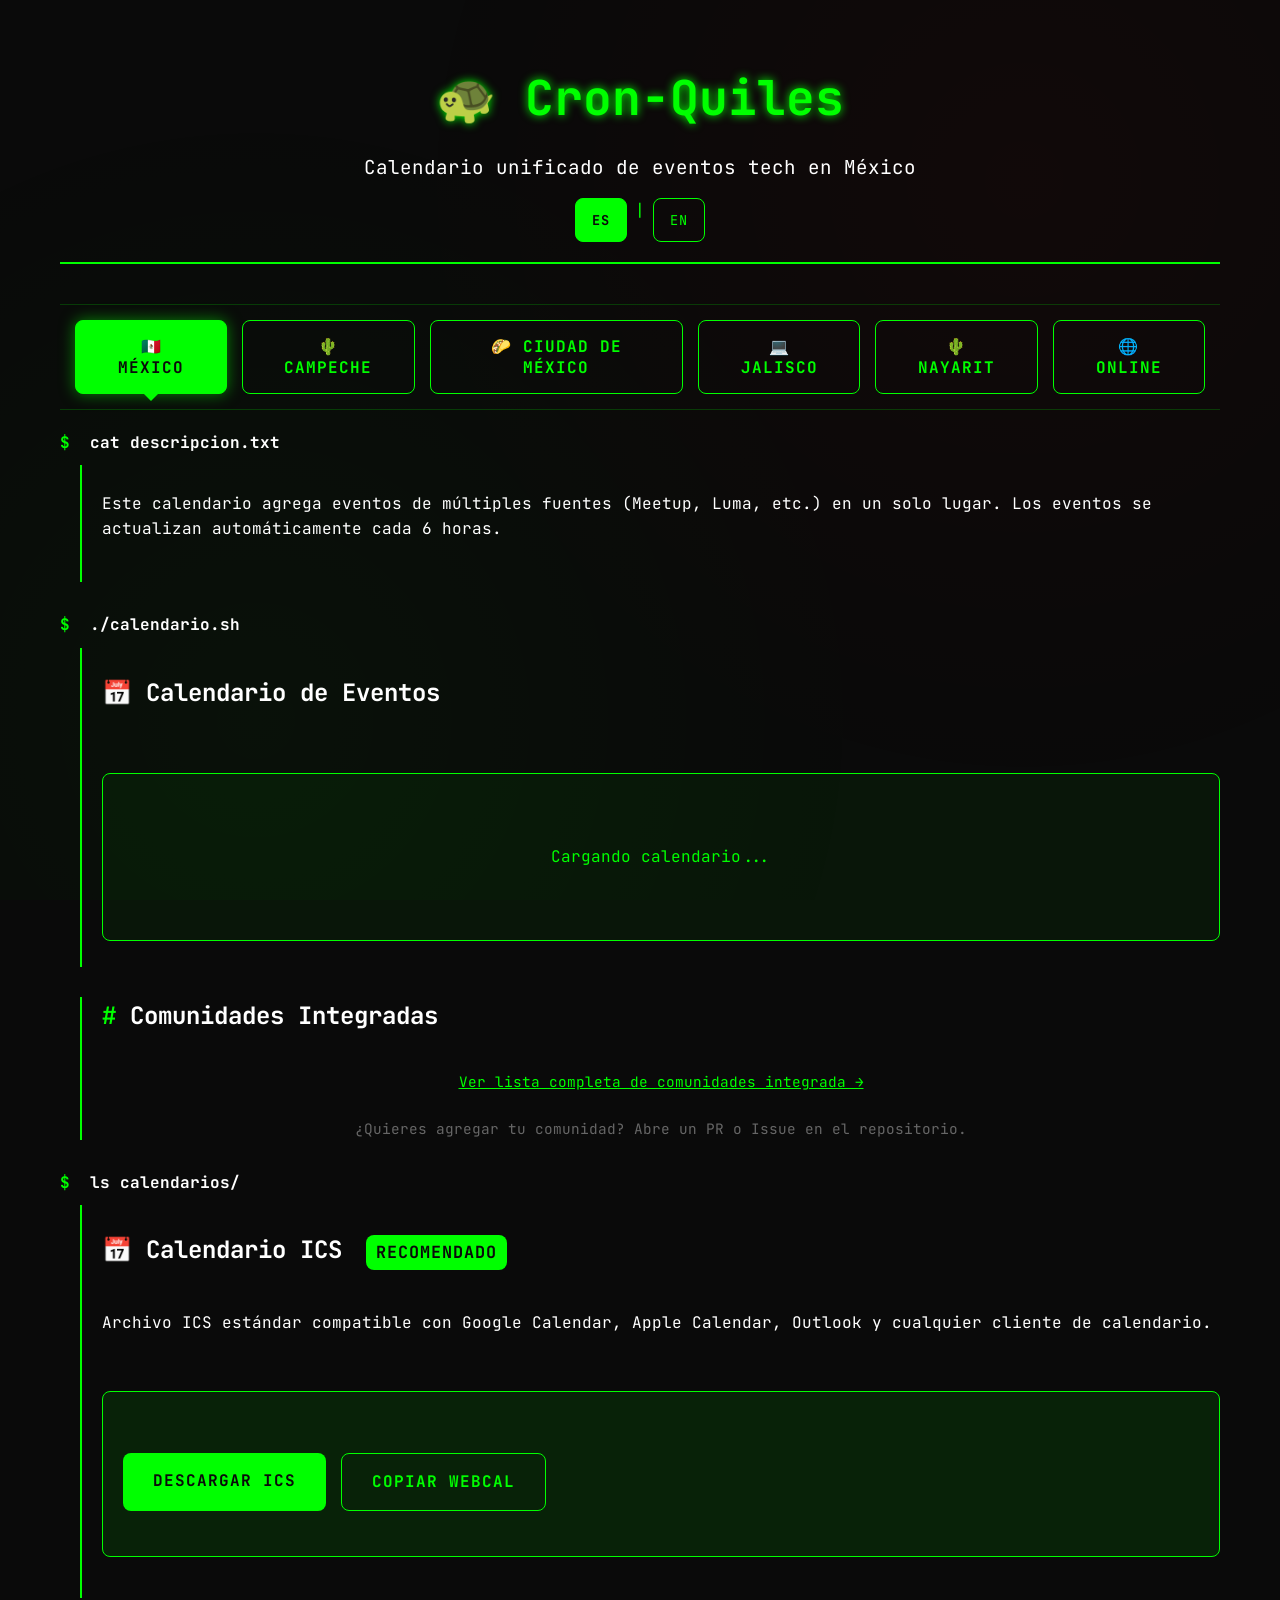
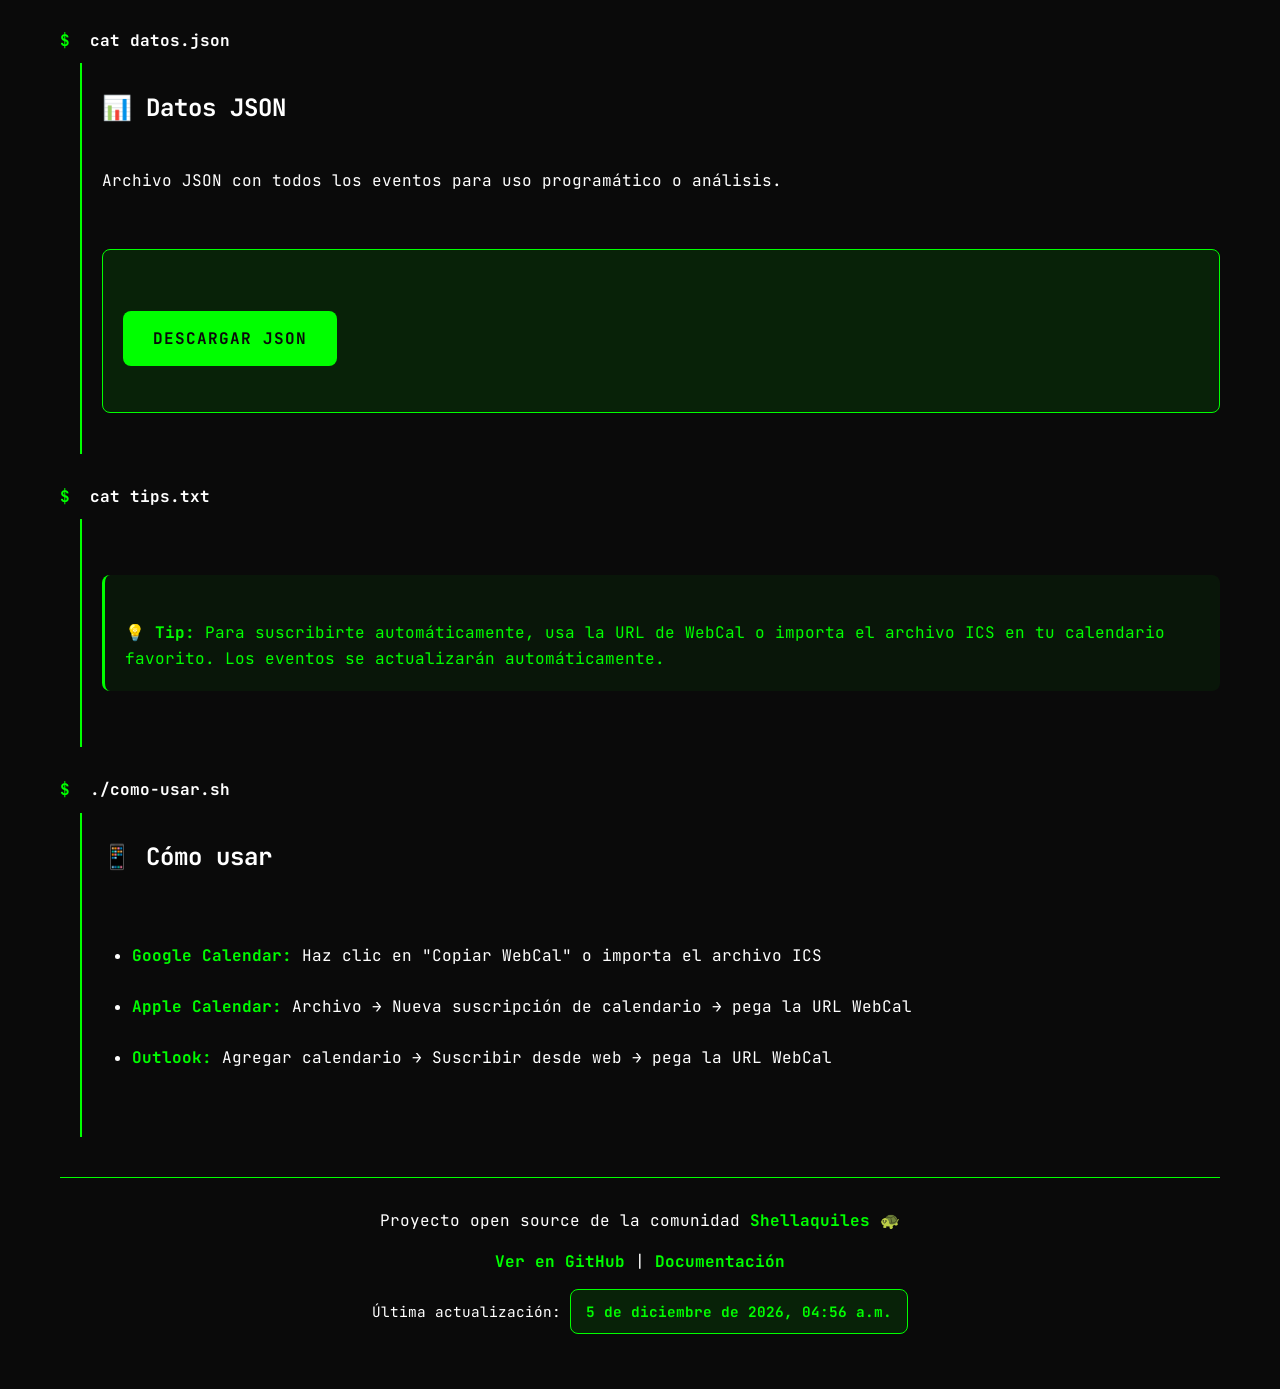
<file: index.html>
<!DOCTYPE html>
<html lang="es">
<head>
    <meta charset="UTF-8">
    <meta name="viewport" content="width=device-width, initial-scale=1.0">
    <link rel="icon" href="data:image/svg+xml,<svg xmlns='http://www.w3.org/2000/svg' viewBox='0 0 100 100'><text y='.9em' font-size='90'>🐢</text></svg>">
    <title>Cron-Quiles - Eventos Tech México</title>
    <link rel="preconnect" href="https://fonts.googleapis.com">
    <link rel="preconnect" href="https://fonts.gstatic.com" crossorigin>
    <link href="https://fonts.googleapis.com/css2?family=JetBrains+Mono:wght@400;500;600;700&display=swap" rel="stylesheet">
    <link rel="stylesheet" href="css/styles.css">
    <link rel="stylesheet" href="css/event-v3-color-lanes.css">
</head>
<body>
    <div class="terminal">
        <!-- Terminal Header -->
        <div class="terminal-header">
            <div class="terminal-title">🐢 Cron-Quiles</div>
            <div class="terminal-subtitle" data-i18n="site.subtitle">Calendario unificado de eventos tech en México</div>
            <div class="lang-switcher">
                <button class="lang-btn active" data-lang="es" aria-label="Español">ES</button>
                <span class="lang-separator">|</span>
                <button class="lang-btn" data-lang="en" aria-label="English">EN</button>
            </div>
        </div>

        <!-- City Tabs -->
        <div class="city-tabs">
            <div class="events-loading">...</div>
        </div>

        <!-- Comando 1: Descripción -->
        <div class="prompt">
            <span class="cursor">$</span>
            <span class="command-text" data-i18n="cmd.description">cat descripcion.txt</span>
        </div>
        <div class="output">
            <p data-i18n="desc.content">
                Este calendario agrega eventos de múltiples fuentes (Meetup, Luma, etc.)
                en un solo lugar. Los eventos se actualizan automáticamente cada 6 horas.
            </p>
        </div>
        <!-- Comando 2: Calendario Visual -->
        <div class="prompt">
            <span class="cursor">$</span>
            <span class="command-text" data-i18n="cmd.calendar">./calendario.sh</span>
        </div>
        <div id="calendar-output" class="output">
            <h2 data-i18n="calendar.title">📅 Calendario de Eventos</h2>
            <div id="calendar-container" class="calendar-container">
                <div class="events-loading" data-i18n="calendar.loading">Cargando calendario...</div>
            </div>
        </div>

        <!-- Communities Section -->
        <section class="communities-section">
            <h2 class="section-title">
                <span class="prompt-char">#</span> <span data-i18n="section.communities">Comunidades Integradas</span>
            </h2>
            <div id="communities-grid" class="communities-grid">
                <!-- Las comunidades se cargan dinámicamente según la ciudad -->
            </div>
            <div style="margin-top: var(--spacing-lg); color: var(--terminal-gray); font-size: 0.9em; text-align: center;">
                <a href="https://github.com/shellaquiles/cron-quiles/blob/main/docs/COMMUNITIES.md" target="_blank" style="color: var(--terminal-green); text-decoration: underline;" data-i18n="communities.viewAll">Ver lista completa de comunidades integrada →</a>
                <br><br>
                <span data-i18n="communities.addYours">¿Quieres agregar tu comunidad? Abre un PR o Issue en el repositorio.</span>
            </div>
        </section>

        <!-- Comando 3: Calendario ICS -->
        <div class="prompt">
            <span class="cursor">$</span>
            <span class="command-text" data-i18n="cmd.files">ls calendarios/</span>
        </div>
        <div class="output">
            <h2>📅 <span data-i18n="section.ics">Calendario ICS</span> <span class="badge" data-i18n="badge.recommended">Recomendado</span></h2>
            <p data-i18n="ics.description">
                Archivo ICS estándar compatible con Google Calendar, Apple Calendar,
                Outlook y cualquier cliente de calendario.
            </p>
            <div class="download-card">
                <div class="btn-group">
                    <a href="data/cronquiles-mexico.ics" class="btn" id="download-ics-btn" download data-i18n="btn.download.ics">Descargar ICS</a>
                    <a href="webcal://shellaquiles.github.io/cron-quiles/data/cronquiles-mexico.ics" class="btn btn-secondary" id="webcal-btn" data-i18n="btn.copy.webcal">Copiar WebCal</a>
                </div>
            </div>
        </div>
        <!-- Comando 4: Datos JSON -->
        <div class="prompt">
            <span class="cursor">$</span>
            <span class="command-text" data-i18n="cmd.json">cat datos.json</span>
        </div>
        <div class="output">
            <h2>📊 <span data-i18n="section.json">Datos JSON</span></h2>
            <p data-i18n="json.description">
                Archivo JSON con todos los eventos para uso programático o análisis.
            </p>
            <div class="download-card">
                <div class="btn-group">
                    <a href="data/cronquiles-mexico.json" class="btn" id="download-json-btn" download data-i18n="btn.download.json">Descargar JSON</a>
                </div>
            </div>
        </div>

        <!-- Comando 5: Tips -->
        <div class="prompt">
            <span class="cursor">$</span>
            <span class="command-text" data-i18n="cmd.tips">cat tips.txt</span>
        </div>
        <div class="output">
            <div class="info-box">
                <strong>💡 <span data-i18n="tip.label">Tip:</span></strong> <span data-i18n="tip.content">Para suscribirte automáticamente, usa la URL de WebCal
                o importa el archivo ICS en tu calendario favorito. Los eventos se actualizarán
                automáticamente.</span>
            </div>
        </div>

        <!-- Comando 6: Cómo usar -->
        <div class="prompt">
            <span class="cursor">$</span>
            <span class="command-text" data-i18n="cmd.howto">./como-usar.sh</span>
        </div>
        <div class="output">
            <h2>📱 <span data-i18n="section.howto">Cómo usar</span></h2>
            <ul>
                <li><strong>Google Calendar:</strong> <span data-i18n="howto.google">Haz clic en "Copiar WebCal" o importa el archivo ICS</span></li>
                <li><strong>Apple Calendar:</strong> <span data-i18n="howto.apple">Archivo → Nueva suscripción de calendario → pega la URL WebCal</span></li>
                <li><strong>Outlook:</strong> <span data-i18n="howto.outlook">Agregar calendario → Suscribir desde web → pega la URL WebCal</span></li>
            </ul>
        </div>

        <!-- Footer -->
        <div class="footer">
            <p>
                <span data-i18n="footer.project">Proyecto open source de la comunidad</span> <strong><a href="https://shellaquiles.org"> Shellaquiles</a></strong> 🐢
            </p>
            <p style="margin-top: var(--spacing-md);">
                <a href="https://github.com/shellaquiles/cron-quiles" data-i18n="footer.github">Ver en GitHub</a> |
                <a href="https://github.com/shellaquiles/cron-quiles/blob/main/README.md" data-i18n="footer.docs">Documentación</a>
            </p>
            <p style="margin-top: var(--spacing-md); font-size: 0.9em;">
                <span data-i18n="footer.lastUpdate">Última actualización:</span> <span class="last-update" id="last-update" data-i18n="footer.loading">Cargando...</span>
            </p>
        </div>
    </div>

    <!-- Módulo Principal: type="module" habilita import/export -->
    <script type="text/javascript" src="https://cdnjs.buymeacoffee.com/1.0.0/button.prod.min.js" data-name="bmc-button" data-slug="pixelead0" data-color="#FFDD00" data-emoji="☕"  data-font="Cookie" data-text="Buy me a coffee" data-outline-color="#000000" data-font-color="#000000" data-coffee-color="#ffffff" ></script>
    <script type="module" src="js/app.js"></script>
</body>
</html>
</file>
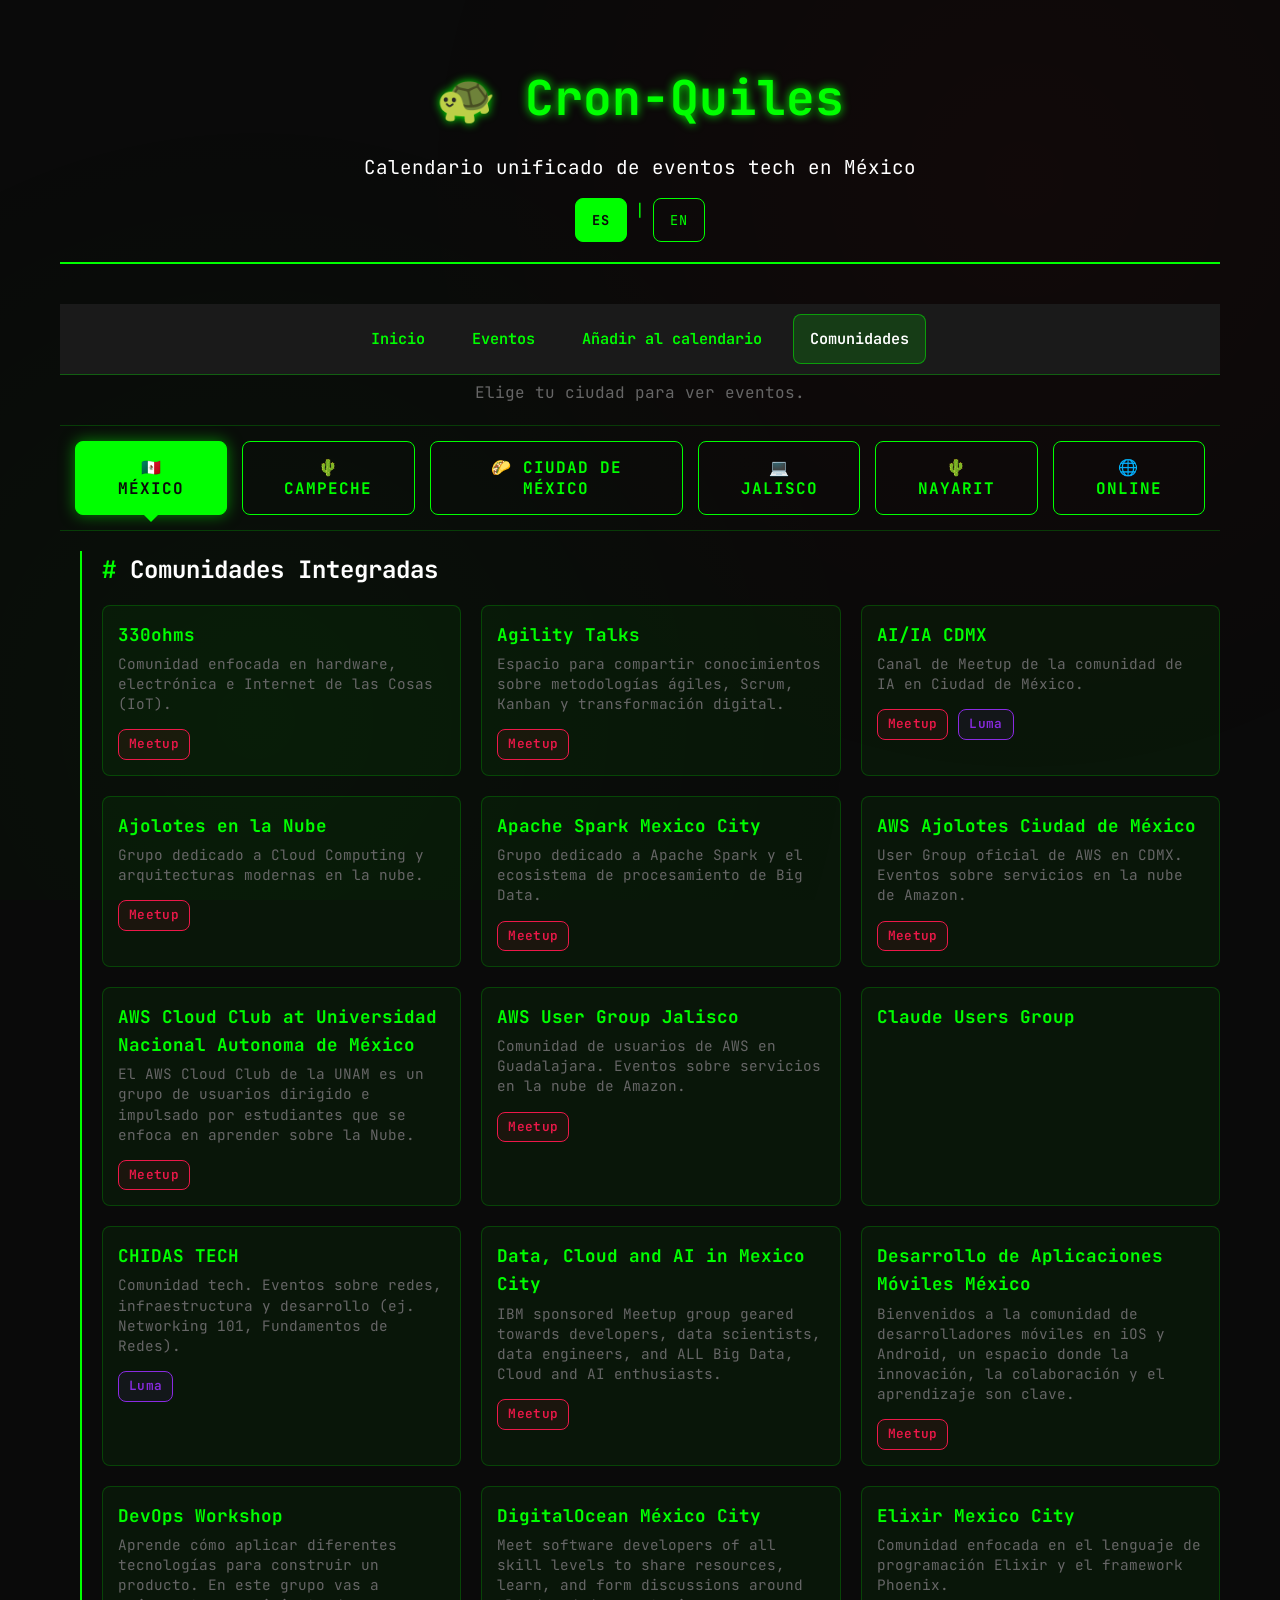
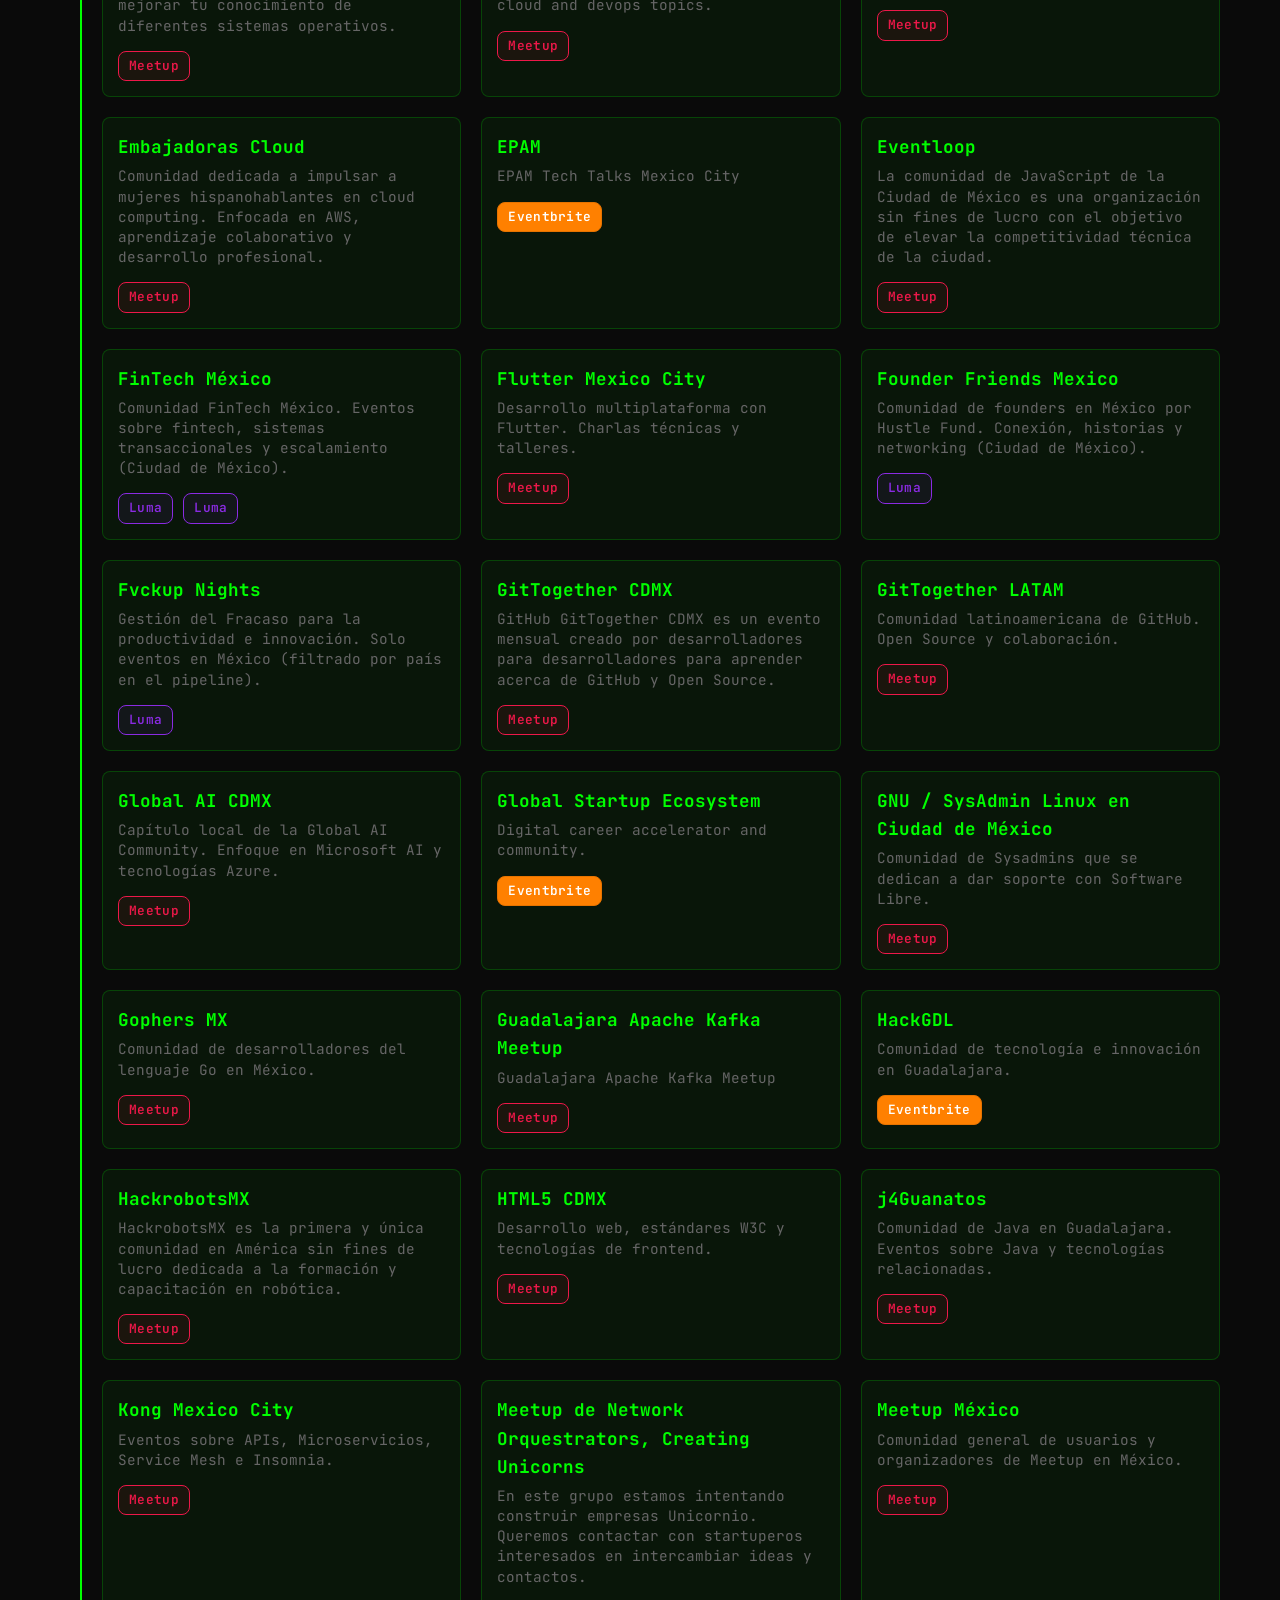
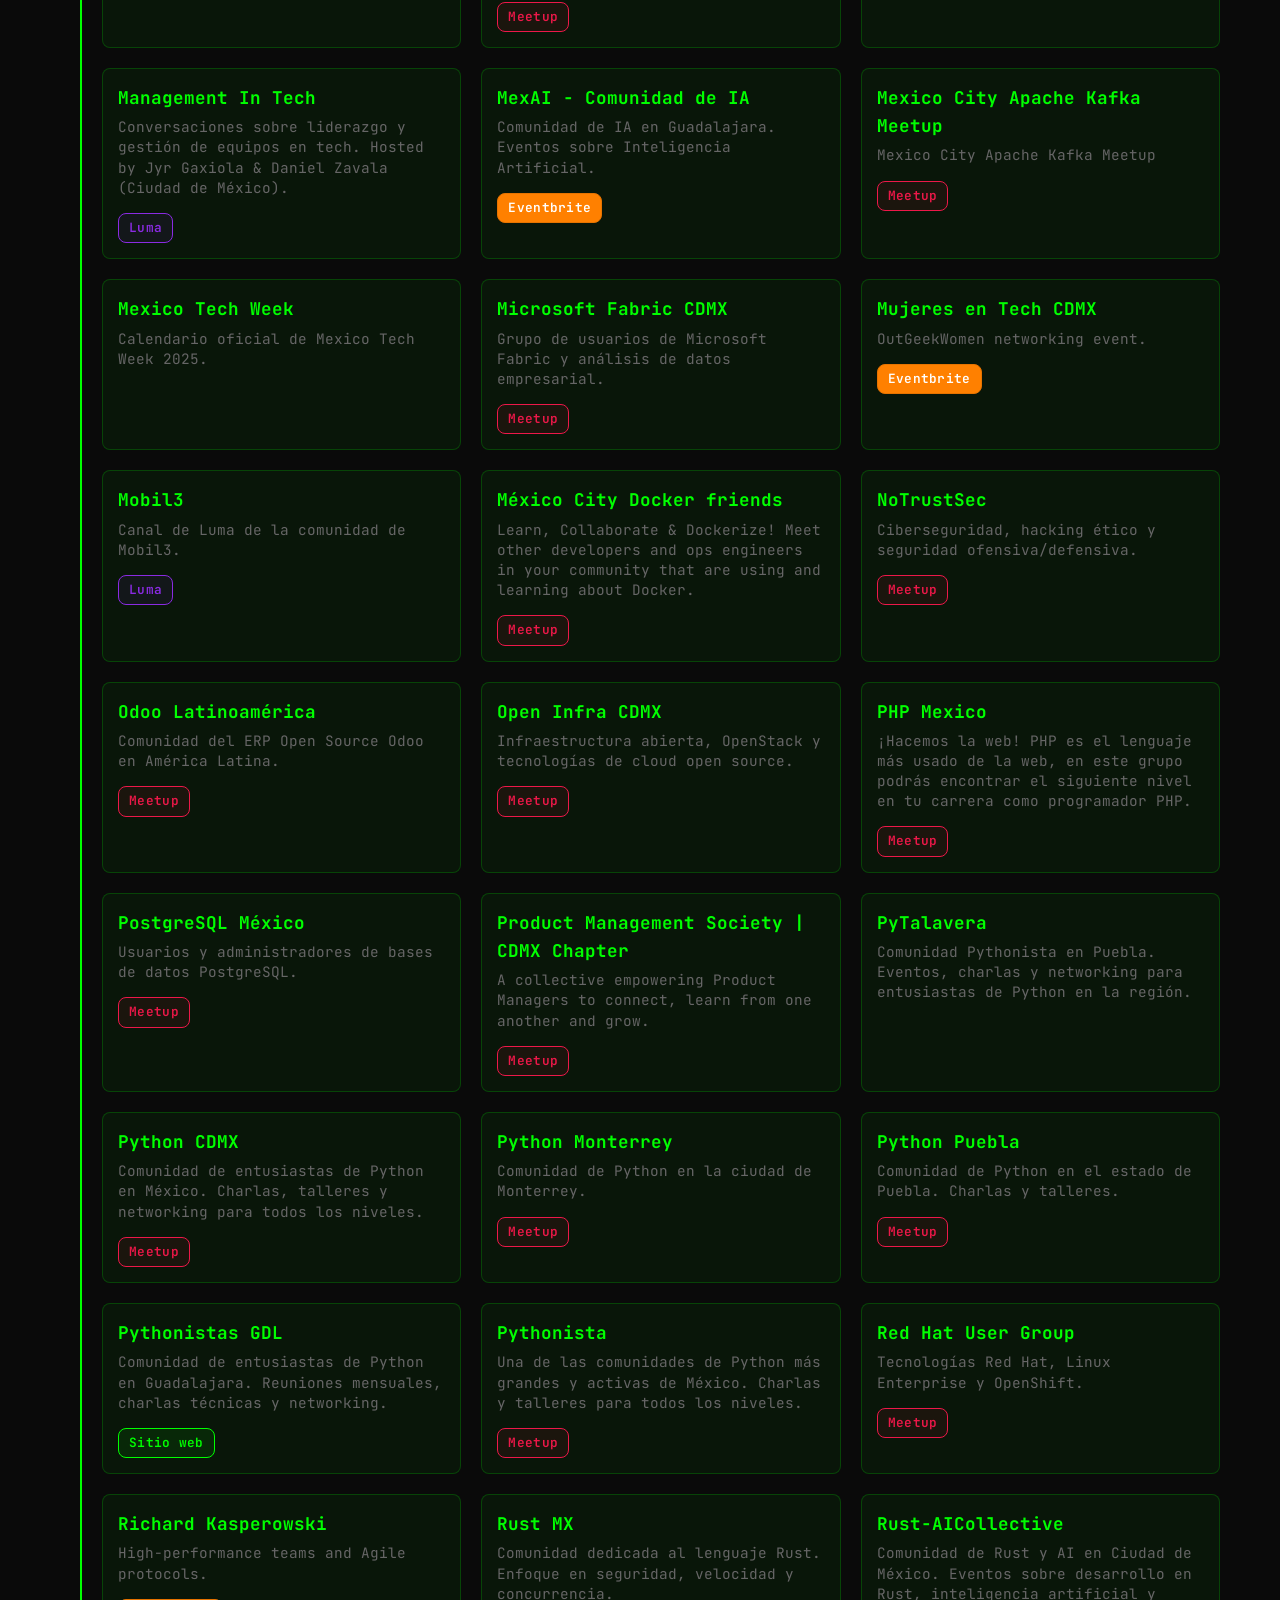
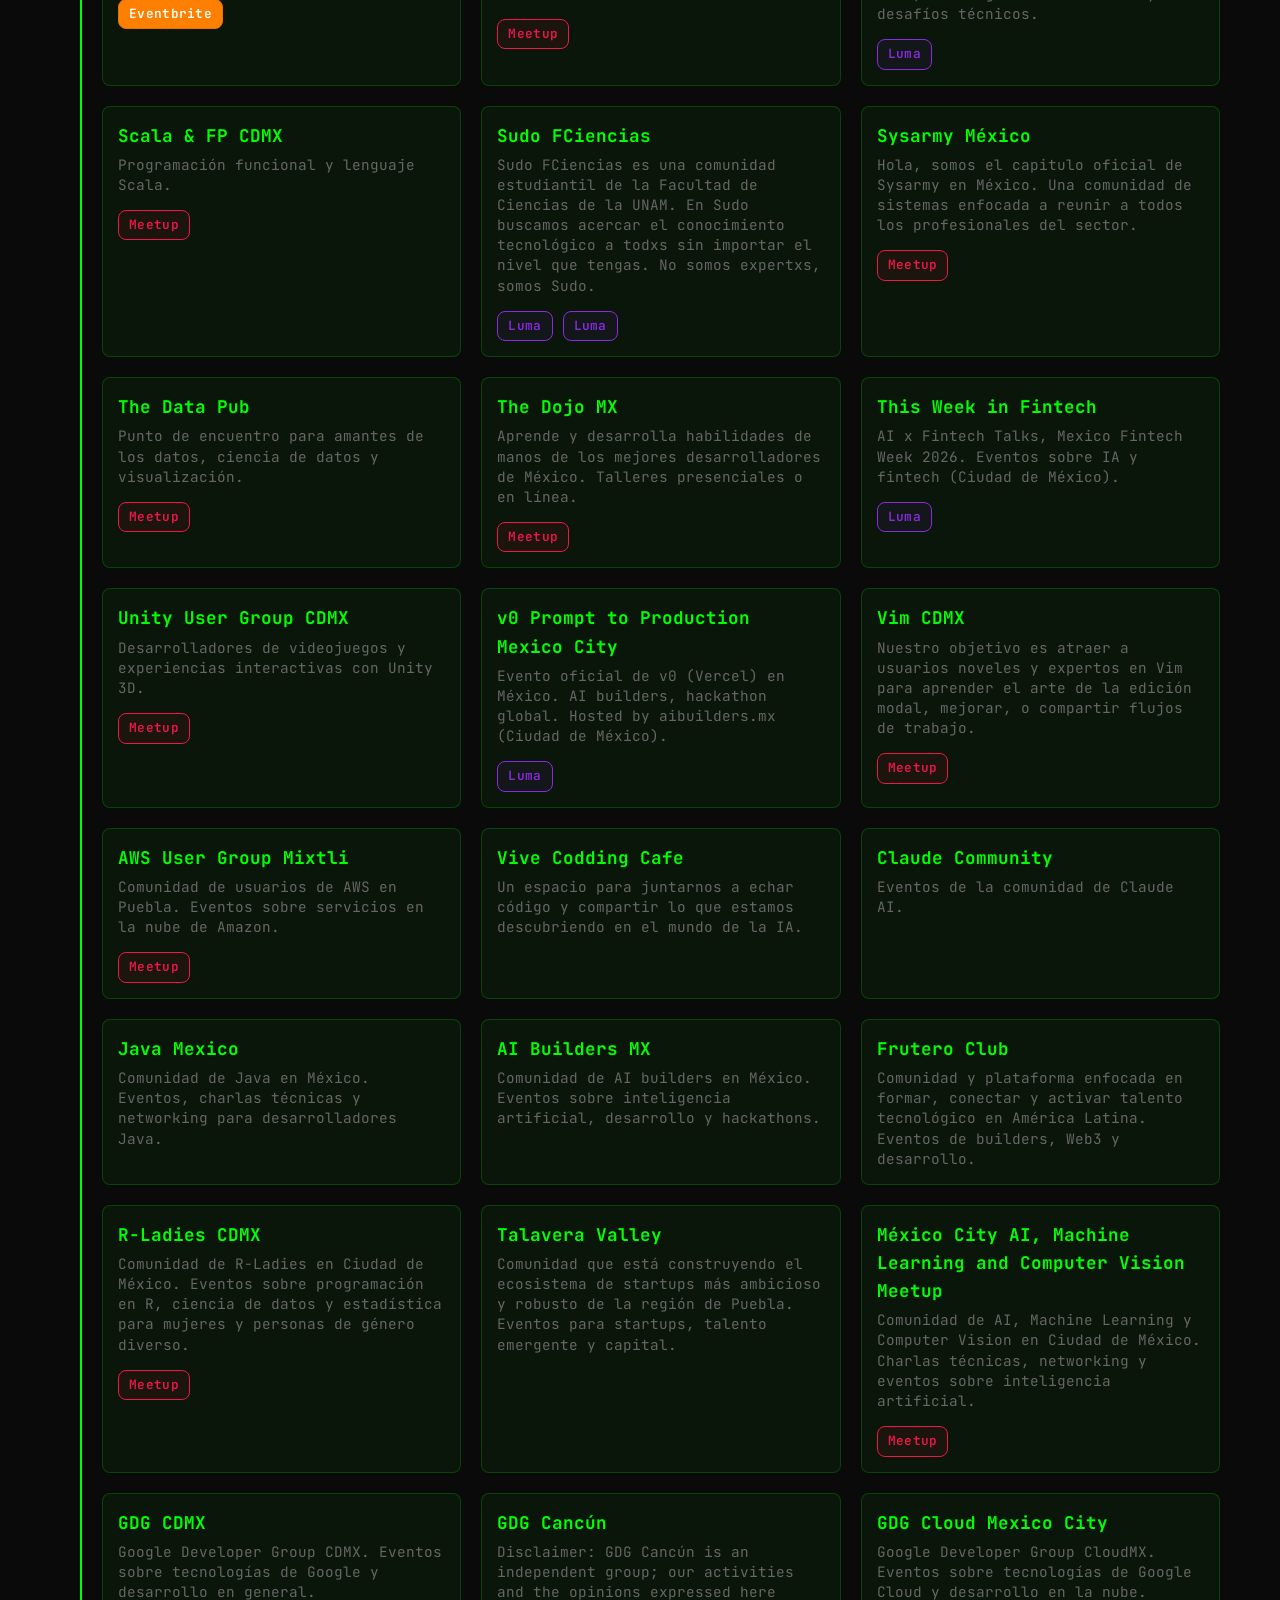
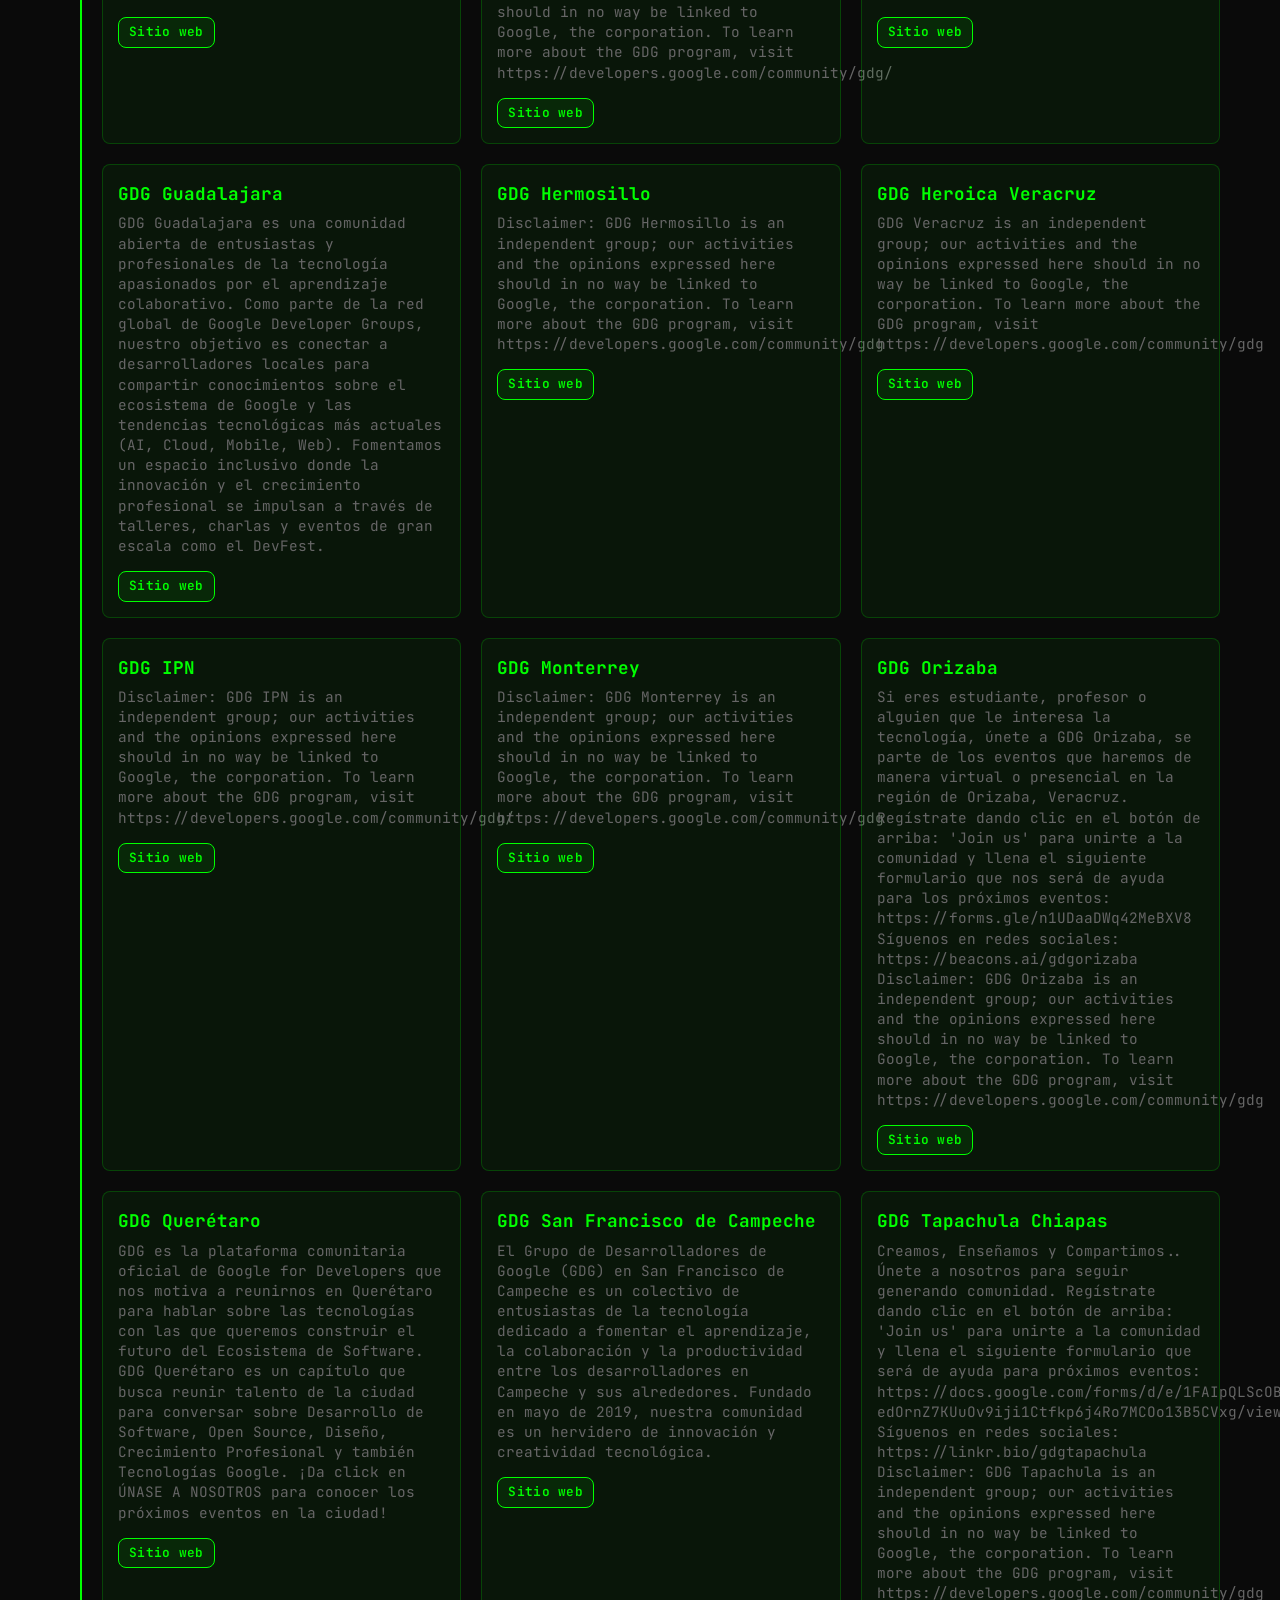
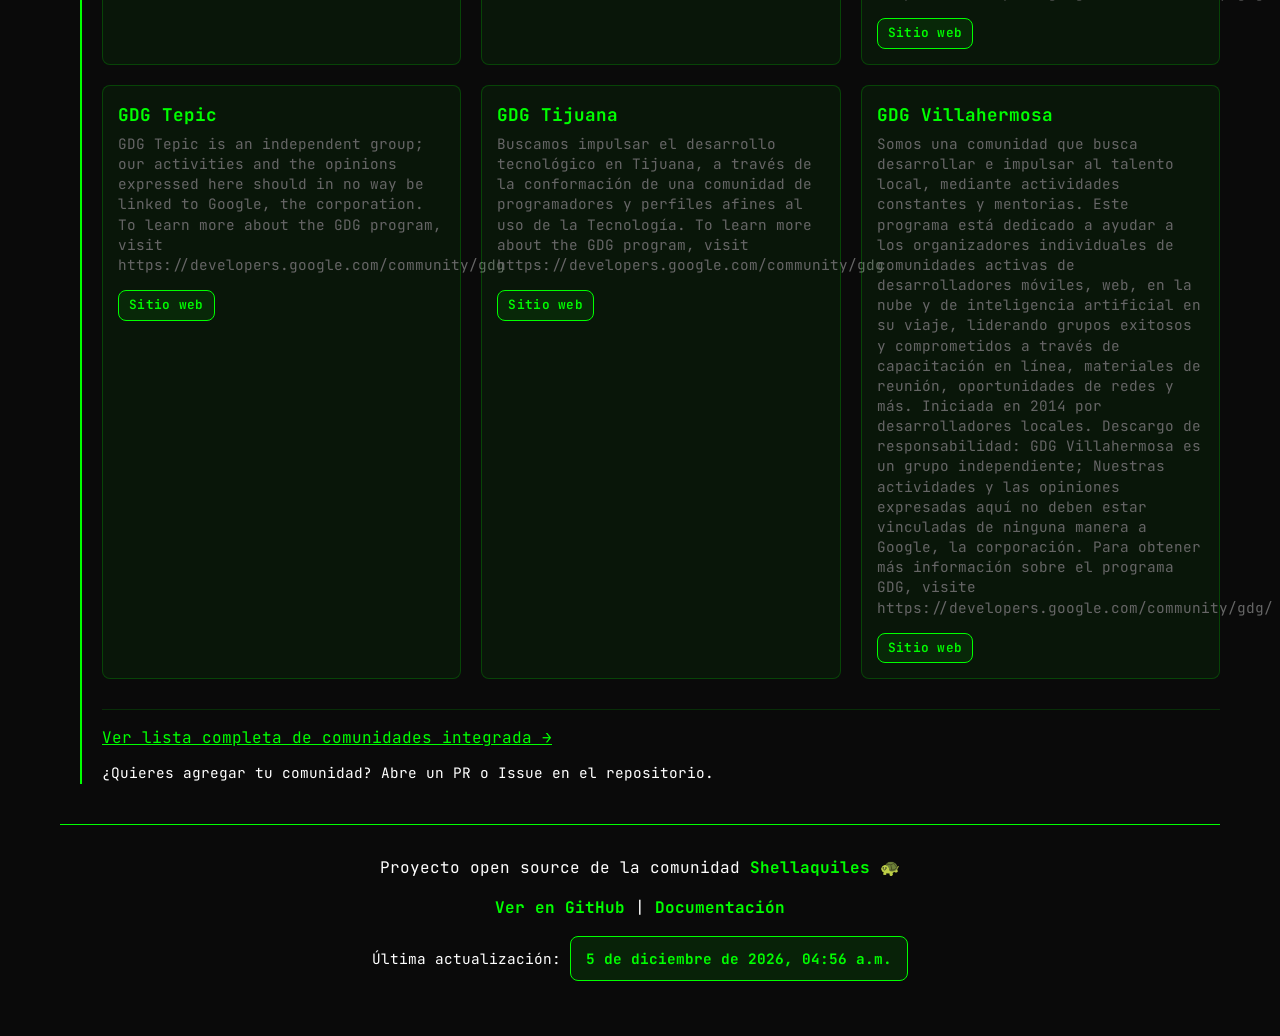
<file: comunidades.html>
<!DOCTYPE html>
<html lang="es">
<head>
    <meta charset="UTF-8">
    <meta name="viewport" content="width=device-width, initial-scale=1.0">
    <link rel="icon" href="data:image/svg+xml,<svg xmlns='http://www.w3.org/2000/svg' viewBox='0 0 100 100'><text y='.9em' font-size='90'>🐢</text></svg>">
    <title>Comunidades - Cron-Quiles</title>
    <link rel="preconnect" href="https://fonts.googleapis.com">
    <link rel="preconnect" href="https://fonts.gstatic.com" crossorigin>
    <link href="https://fonts.googleapis.com/css2?family=JetBrains+Mono:wght@400;500;600;700&display=swap" rel="stylesheet">
    <link rel="stylesheet" href="css/styles.css">
</head>
<body>
    <div class="terminal">
        <div class="terminal-header">
            <div class="terminal-title">🐢 Cron-Quiles</div>
            <div class="terminal-subtitle" data-i18n="site.subtitle">Calendario unificado de eventos tech en México</div>
            <div class="lang-switcher">
                <button class="lang-btn active" data-lang="es" aria-label="Español">ES</button>
                <span class="lang-separator">|</span>
                <button class="lang-btn" data-lang="en" aria-label="English">EN</button>
            </div>
        </div>

        <nav class="section-nav" aria-label="Navegación principal">
            <a href="index.html" class="section-nav-link" data-i18n="nav.linkInicio">Inicio</a>
            <a href="eventos.html" class="section-nav-link" data-i18n="nav.linkEventos">Eventos</a>
            <a href="suscribir.html" class="section-nav-link" data-i18n="nav.linkSuscribir">Añadir al calendario</a>
            <a href="comunidades.html" class="section-nav-link active" data-i18n="nav.linkComunidades">Comunidades</a>
        </nav>

        <p class="welcome-hint" data-i18n="hint.welcome">Elige tu ciudad para ver eventos.</p>

        <div class="city-tabs">
            <div class="events-loading">...</div>
        </div>

        <section class="communities-section">
            <h2 class="section-title">
                <span class="prompt-char">#</span> <span data-i18n="section.communities">Comunidades Integradas</span>
            </h2>
            <div id="communities-grid" class="communities-grid">
                <!-- Cargado por JS según ciudad -->
            </div>
            <div class="communities-footer">
                <a href="https://github.com/shellaquiles/cron-quiles/blob/main/docs/COMMUNITIES.md" target="_blank" rel="noopener" class="link-underline" data-i18n="communities.viewAll">Ver lista completa de comunidades integrada →</a>
                <p class="communities-add" data-i18n="communities.addYours">¿Quieres agregar tu comunidad? Abre un PR o Issue en el repositorio.</p>
            </div>
        </section>

        <div class="footer">
            <p>
                <span data-i18n="footer.project">Proyecto open source de la comunidad</span> <strong><a href="https://shellaquiles.org"> Shellaquiles</a></strong> 🐢
            </p>
            <p style="margin-top: var(--spacing-md);">
                <a href="https://github.com/shellaquiles/cron-quiles" data-i18n="footer.github">Ver en GitHub</a> |
                <a href="https://github.com/shellaquiles/cron-quiles/blob/main/README.md" data-i18n="footer.docs">Documentación</a>
            </p>
            <p style="margin-top: var(--spacing-md); font-size: 0.9em;">
                <span data-i18n="footer.lastUpdate">Última actualización:</span> <span class="last-update" id="last-update" data-i18n="footer.loading">Cargando...</span>
            </p>
        </div>
    </div>

    <script type="module" src="js/app.js"></script>
</body>
</html>
</file>
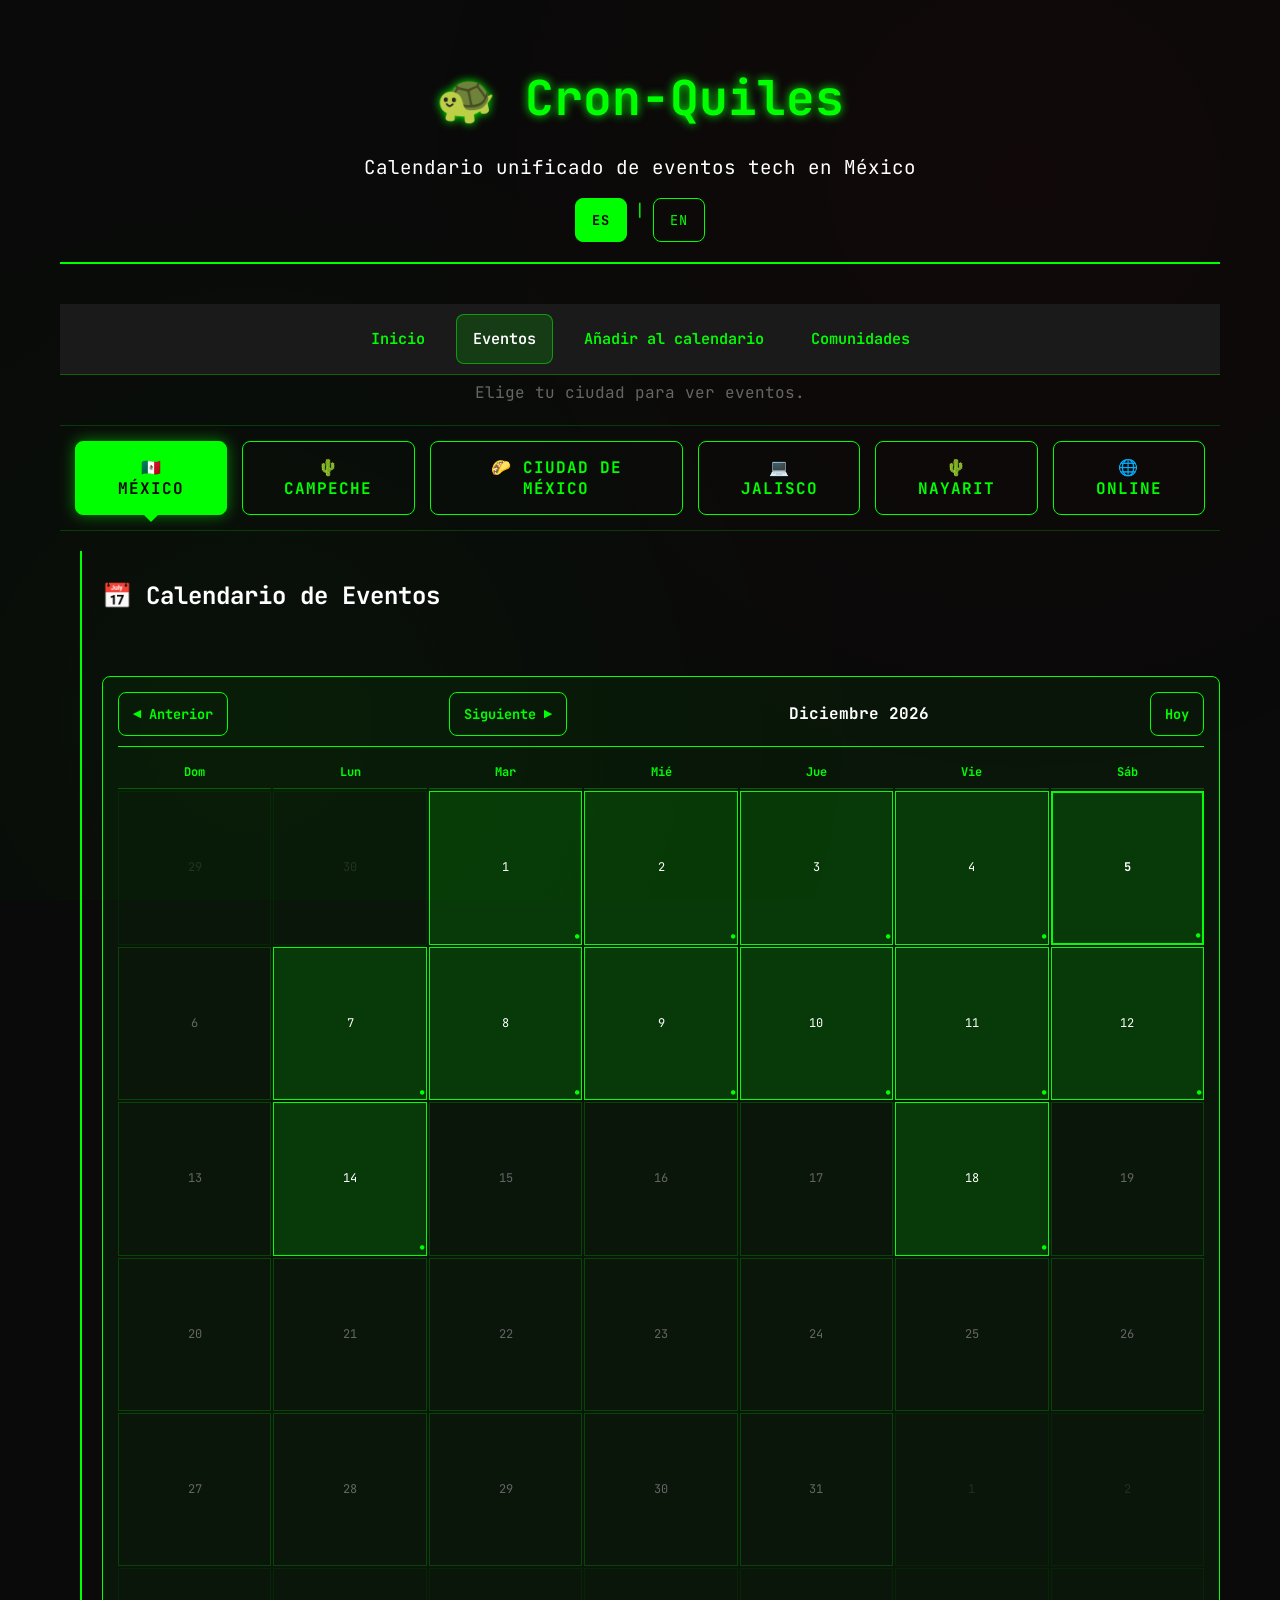
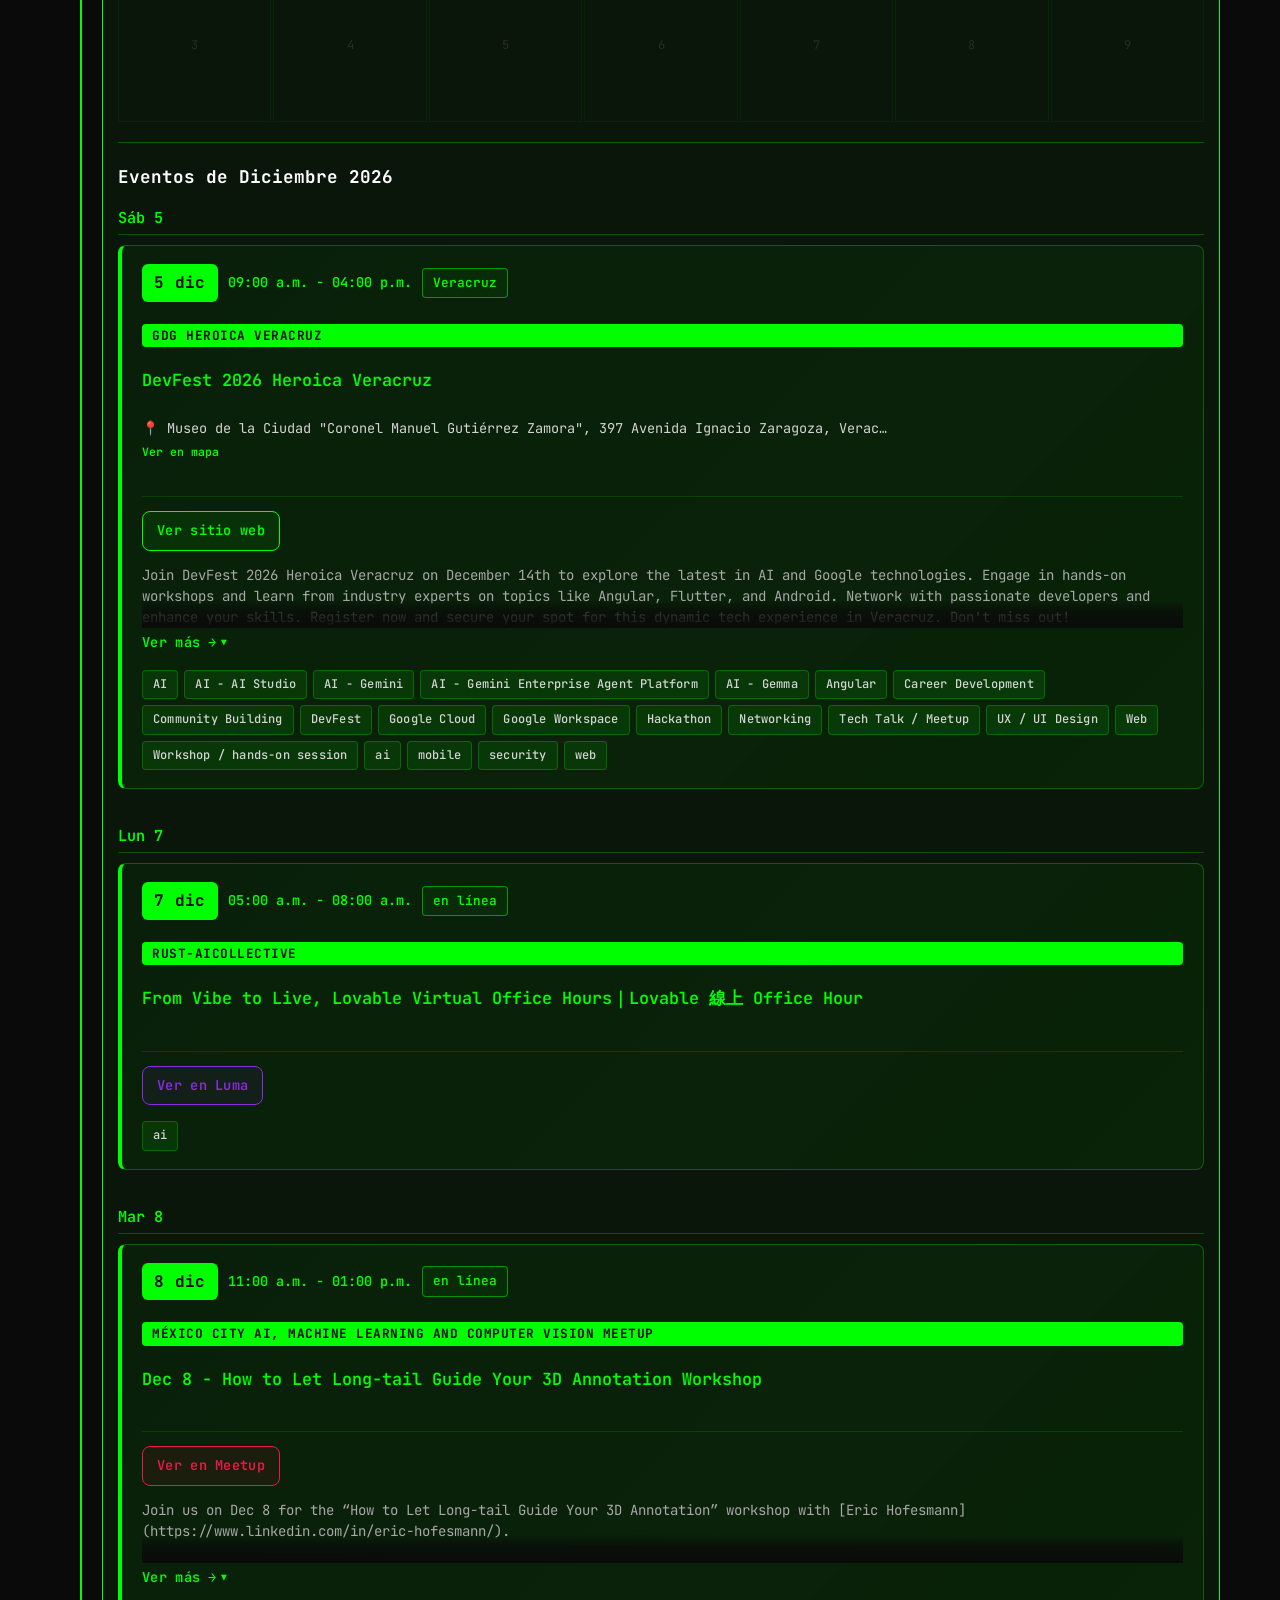
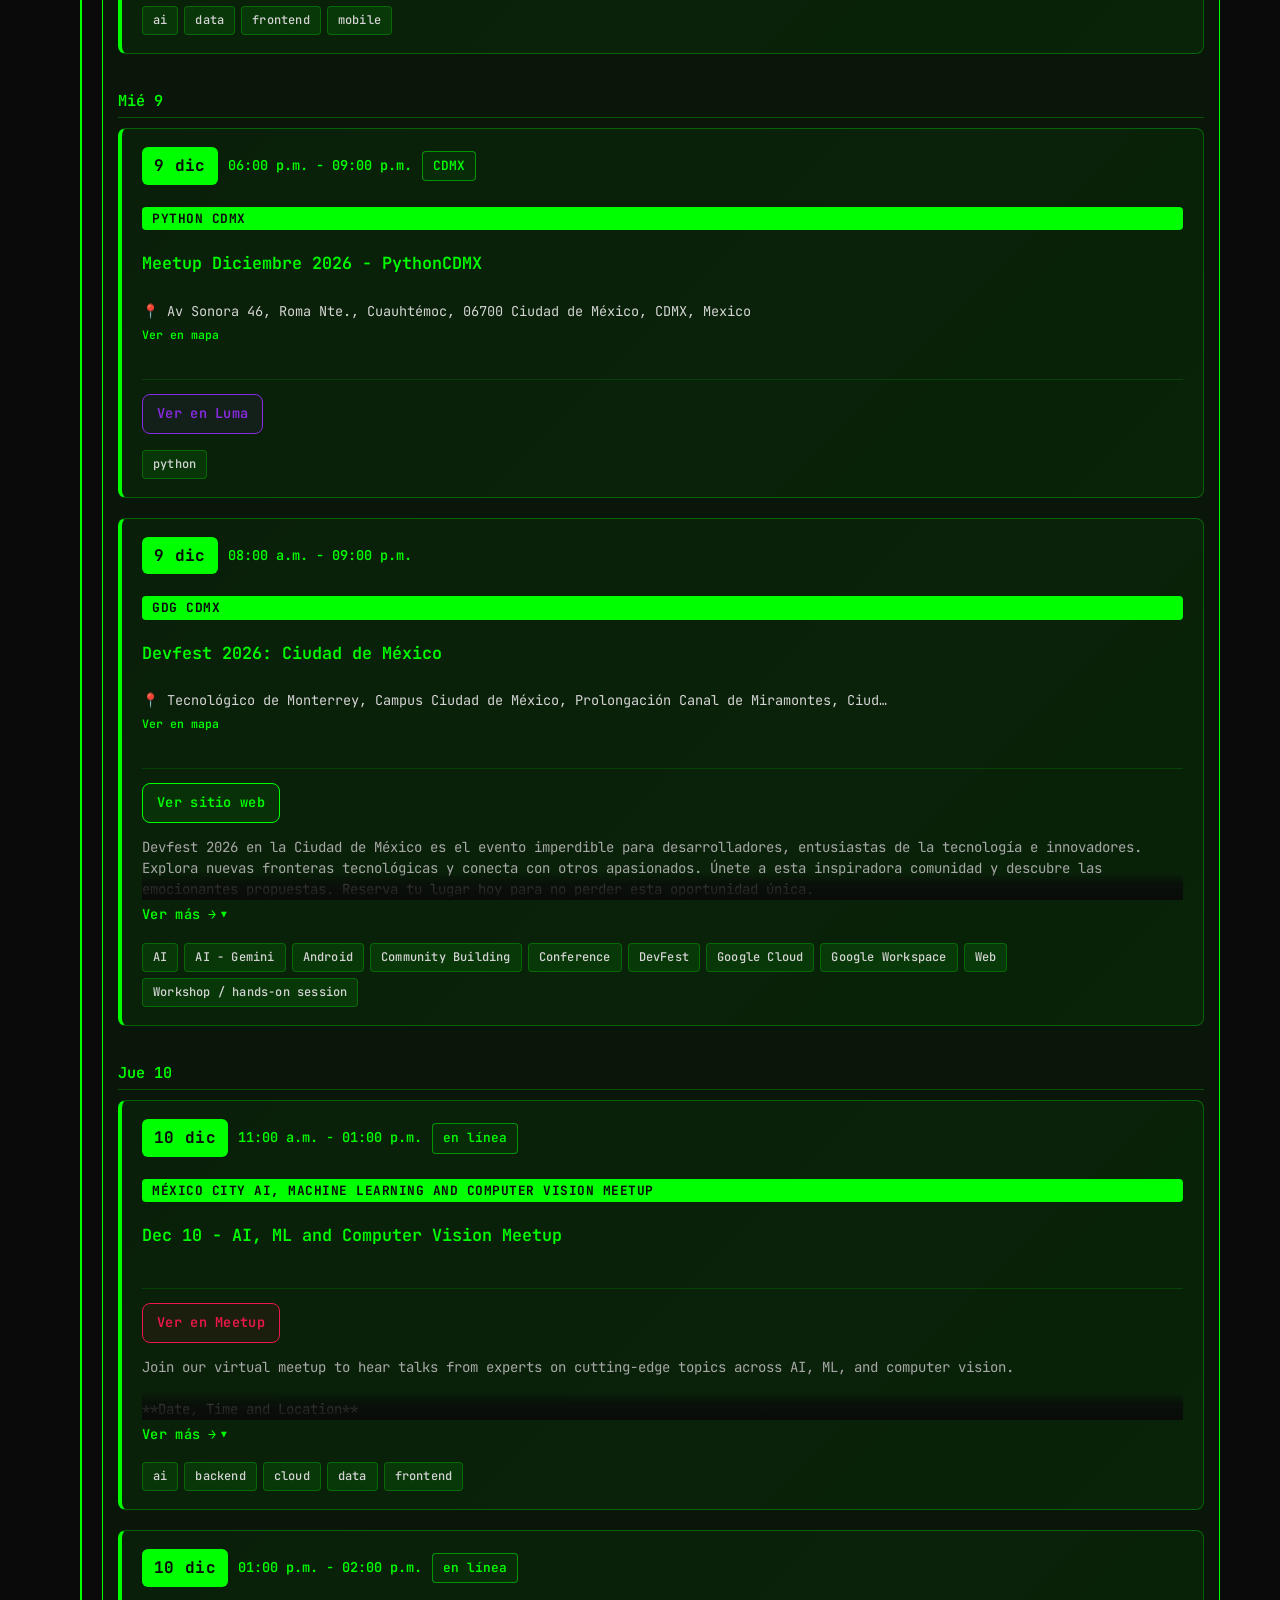
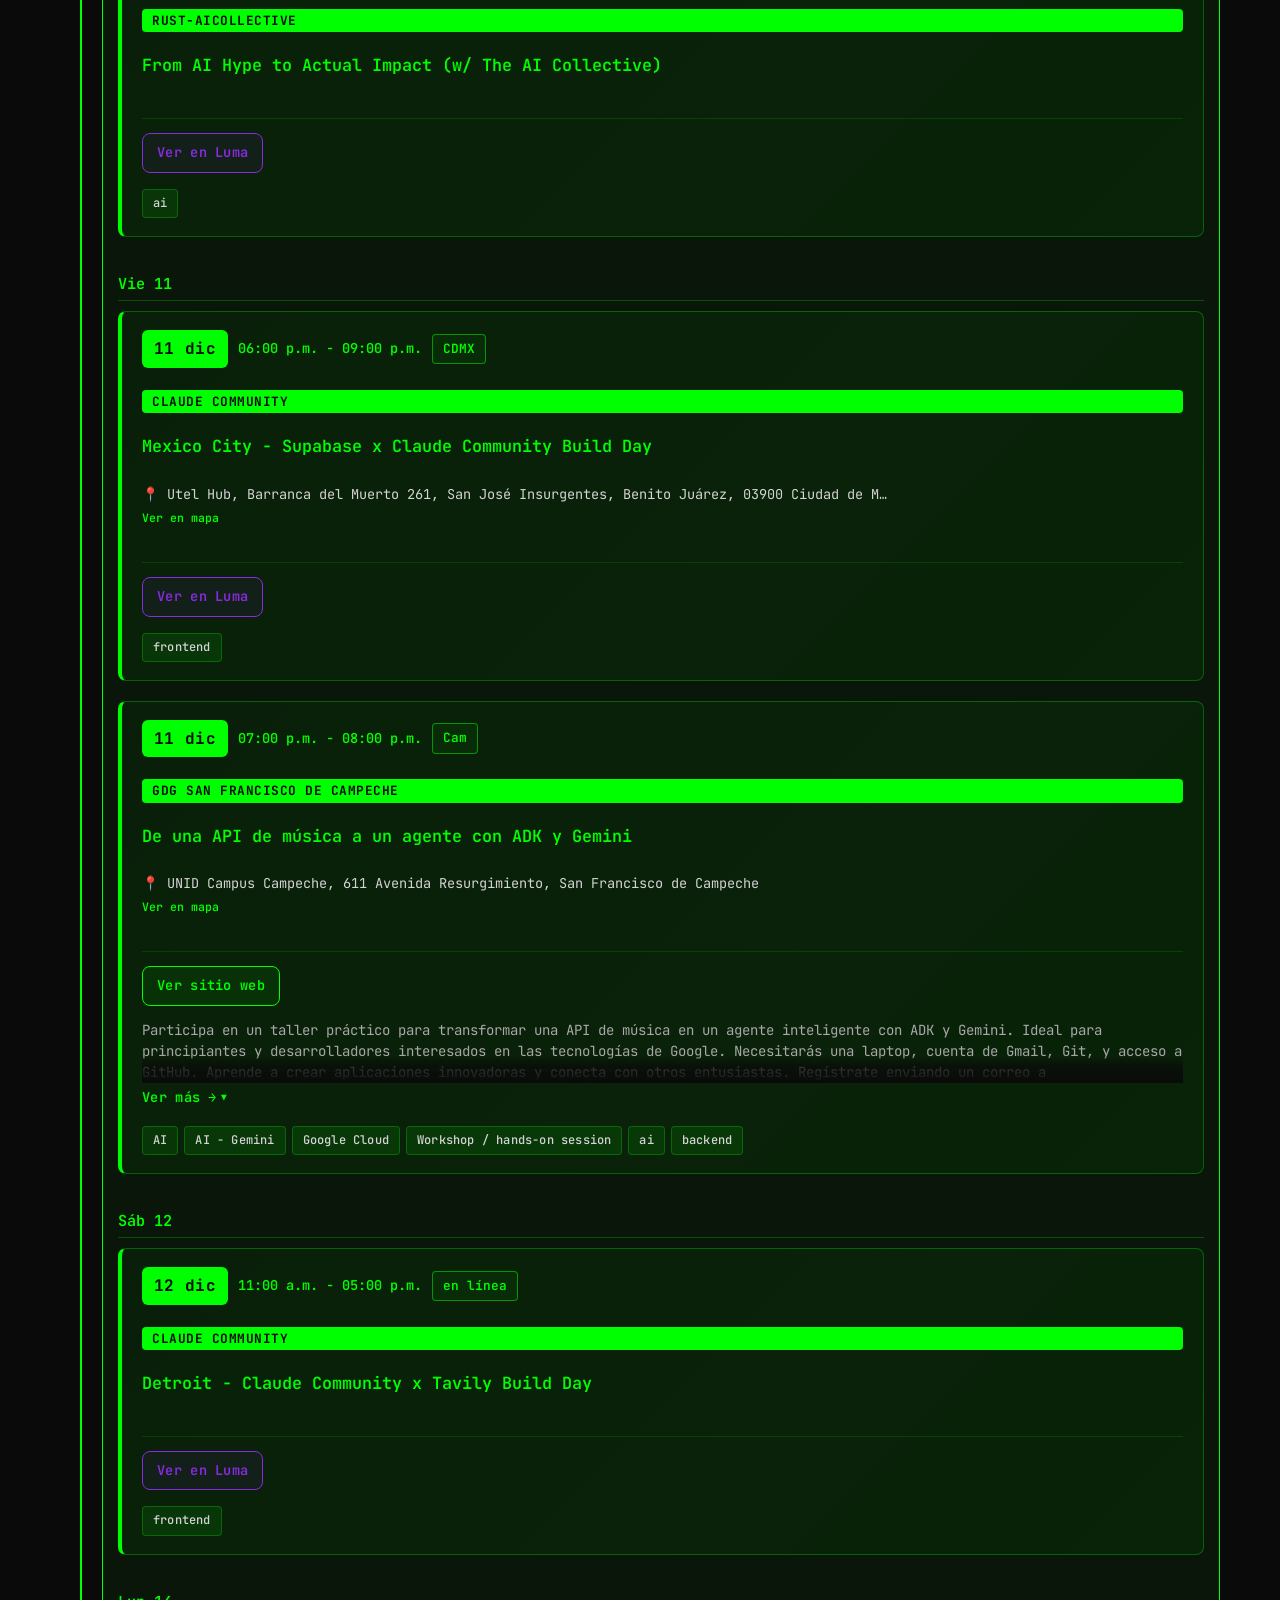
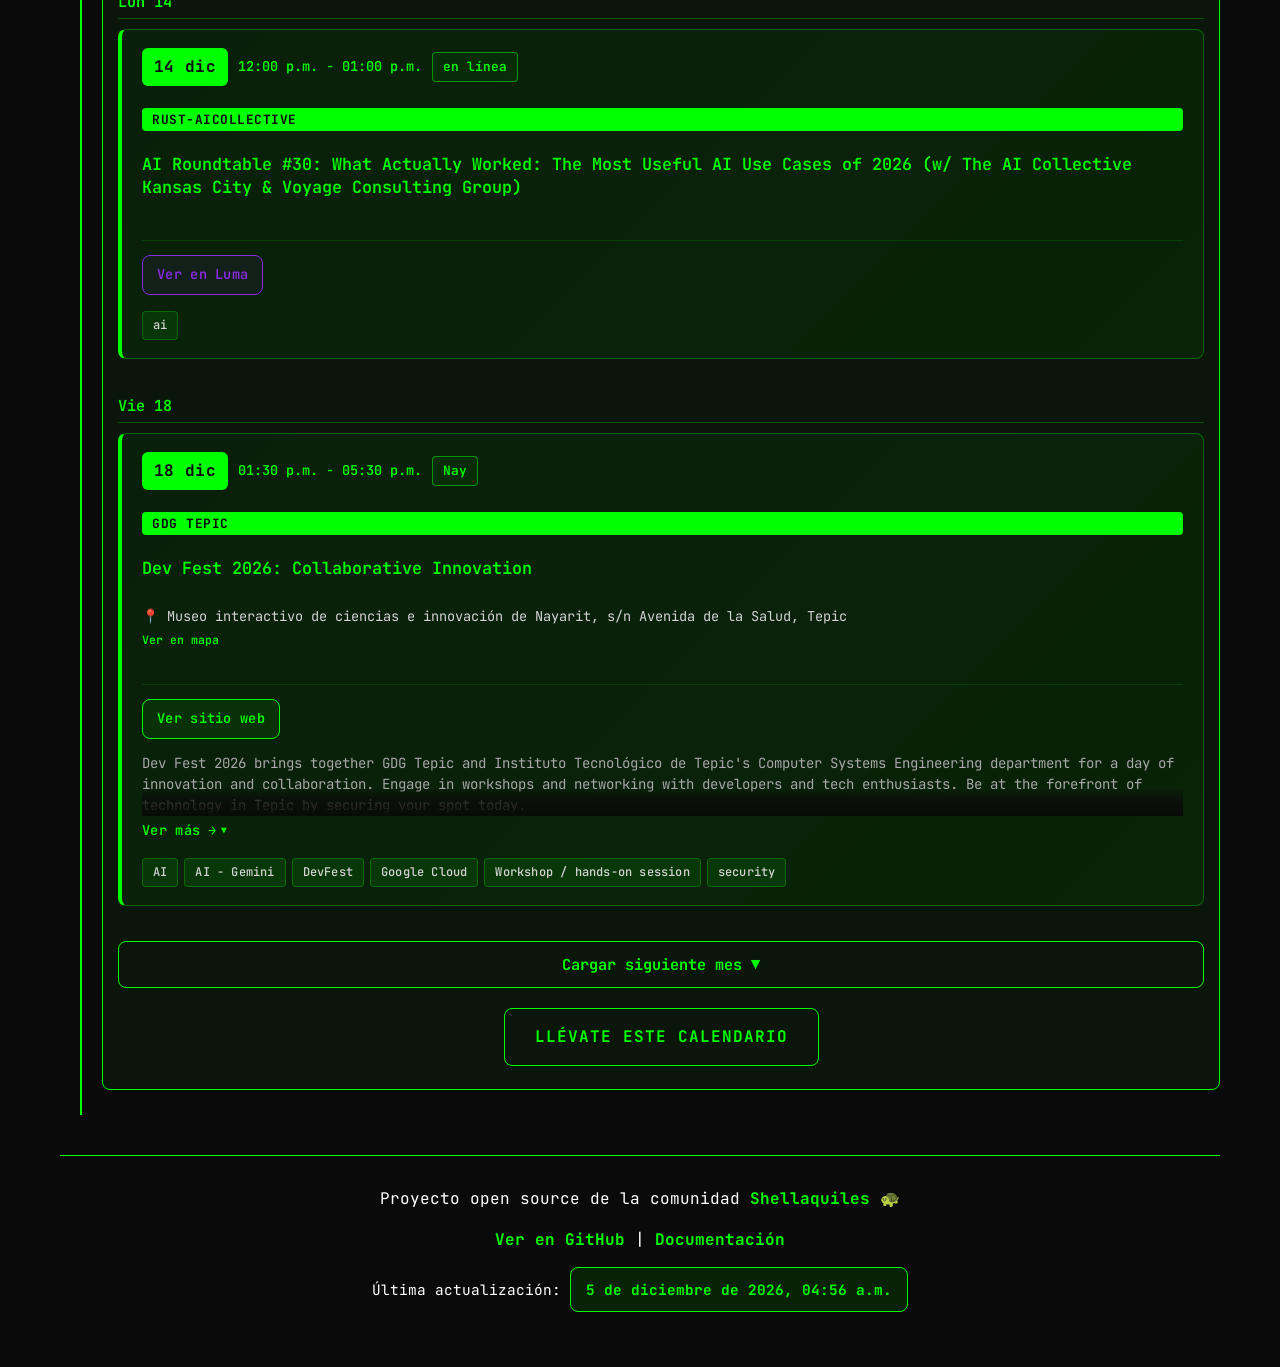
<file: eventos.html>
<!DOCTYPE html>
<html lang="es">
<head>
    <meta charset="UTF-8">
    <meta name="viewport" content="width=device-width, initial-scale=1.0">
    <link rel="icon" href="data:image/svg+xml,<svg xmlns='http://www.w3.org/2000/svg' viewBox='0 0 100 100'><text y='.9em' font-size='90'>🐢</text></svg>">
    <title>Eventos - Cron-Quiles</title>
    <link rel="preconnect" href="https://fonts.googleapis.com">
    <link rel="preconnect" href="https://fonts.gstatic.com" crossorigin>
    <link href="https://fonts.googleapis.com/css2?family=JetBrains+Mono:wght@400;500;600;700&display=swap" rel="stylesheet">
    <link rel="stylesheet" href="css/styles.css">
</head>
<body>
    <div class="terminal">
        <div class="terminal-header">
            <div class="terminal-title">🐢 Cron-Quiles</div>
            <div class="terminal-subtitle" data-i18n="site.subtitle">Calendario unificado de eventos tech en México</div>
            <div class="lang-switcher">
                <button class="lang-btn active" data-lang="es" aria-label="Español">ES</button>
                <span class="lang-separator">|</span>
                <button class="lang-btn" data-lang="en" aria-label="English">EN</button>
            </div>
        </div>

        <nav class="section-nav" aria-label="Navegación principal">
            <a href="index.html" class="section-nav-link" data-i18n="nav.linkInicio">Inicio</a>
            <a href="eventos.html" class="section-nav-link active" data-i18n="nav.linkEventos">Eventos</a>
            <a href="suscribir.html" class="section-nav-link" data-i18n="nav.linkSuscribir">Añadir al calendario</a>
            <a href="comunidades.html" class="section-nav-link" data-i18n="nav.linkComunidades">Comunidades</a>
        </nav>

        <p class="welcome-hint" data-i18n="hint.welcome">Elige tu ciudad para ver eventos.</p>

        <div class="city-tabs">
            <div class="events-loading">...</div>
        </div>

        <div id="eventos" class="output">
            <h2 data-i18n="calendar.title">📅 Calendario de Eventos</h2>
            <div id="calendar-container" class="calendar-container">
                <div class="events-loading" data-i18n="calendar.loading">Cargando calendario...</div>
            </div>
        </div>

        <div class="footer">
            <p>
                <span data-i18n="footer.project">Proyecto open source de la comunidad</span> <strong><a href="https://shellaquiles.org"> Shellaquiles</a></strong> 🐢
            </p>
            <p style="margin-top: var(--spacing-md);">
                <a href="https://github.com/shellaquiles/cron-quiles" data-i18n="footer.github">Ver en GitHub</a> |
                <a href="https://github.com/shellaquiles/cron-quiles/blob/main/README.md" data-i18n="footer.docs">Documentación</a>
            </p>
            <p style="margin-top: var(--spacing-md); font-size: 0.9em;">
                <span data-i18n="footer.lastUpdate">Última actualización:</span> <span class="last-update" id="last-update" data-i18n="footer.loading">Cargando...</span>
            </p>
        </div>
    </div>

    <script type="module" src="js/app.js"></script>
</body>
</html>
</file>
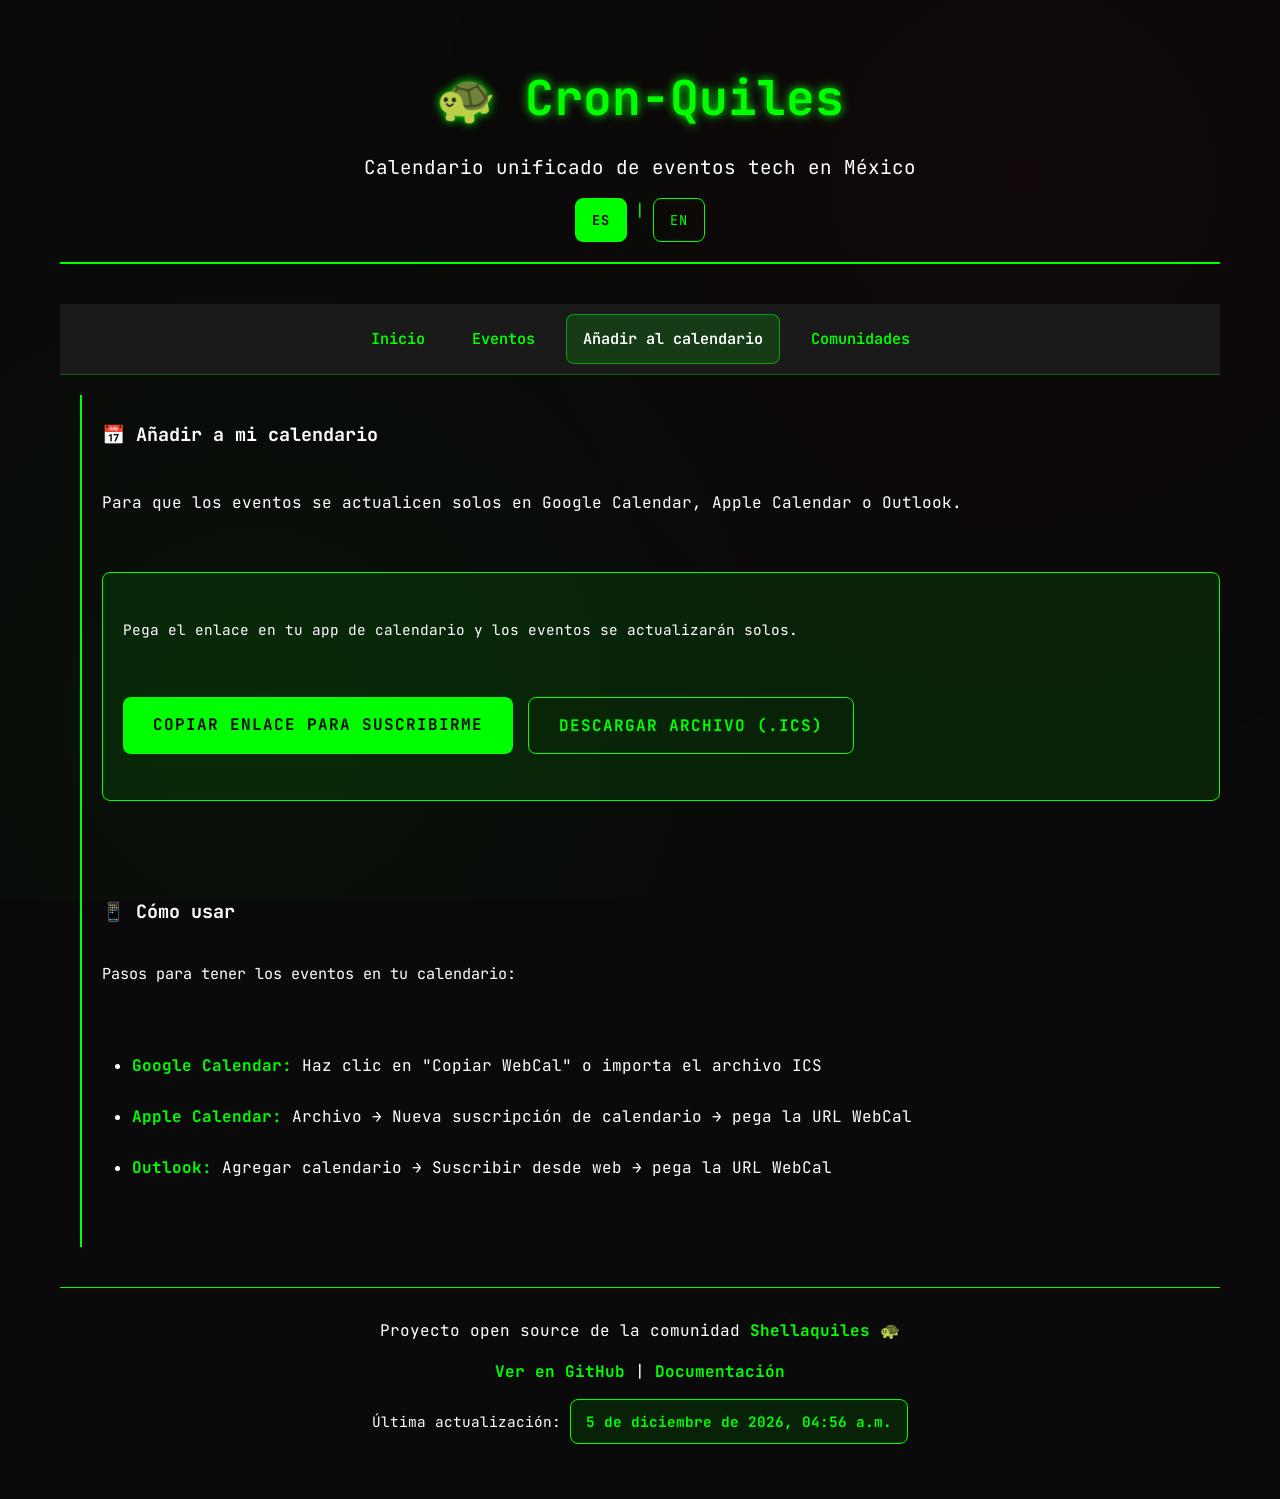
<file: suscribir.html>
<!DOCTYPE html>
<html lang="es">
<head>
    <meta charset="UTF-8">
    <meta name="viewport" content="width=device-width, initial-scale=1.0">
    <link rel="icon" href="data:image/svg+xml,<svg xmlns='http://www.w3.org/2000/svg' viewBox='0 0 100 100'><text y='.9em' font-size='90'>🐢</text></svg>">
    <title>Añadir al calendario - Cron-Quiles</title>
    <link rel="preconnect" href="https://fonts.googleapis.com">
    <link rel="preconnect" href="https://fonts.gstatic.com" crossorigin>
    <link href="https://fonts.googleapis.com/css2?family=JetBrains+Mono:wght@400;500;600;700&display=swap" rel="stylesheet">
    <link rel="stylesheet" href="css/styles.css">
</head>
<body>
    <div class="terminal">
        <div class="terminal-header">
            <div class="terminal-title">🐢 Cron-Quiles</div>
            <div class="terminal-subtitle" data-i18n="site.subtitle">Calendario unificado de eventos tech en México</div>
            <div class="lang-switcher">
                <button class="lang-btn active" data-lang="es" aria-label="Español">ES</button>
                <span class="lang-separator">|</span>
                <button class="lang-btn" data-lang="en" aria-label="English">EN</button>
            </div>
        </div>

        <nav class="section-nav" aria-label="Navegación principal">
            <a href="index.html" class="section-nav-link" data-i18n="nav.linkInicio">Inicio</a>
            <a href="eventos.html" class="section-nav-link" data-i18n="nav.linkEventos">Eventos</a>
            <a href="suscribir.html" class="section-nav-link active" data-i18n="nav.linkSuscribir">Añadir al calendario</a>
            <a href="comunidades.html" class="section-nav-link" data-i18n="nav.linkComunidades">Comunidades</a>
        </nav>

        <div class="output suscribir-block">
            <h2 class="friendly-heading">📅 <span data-i18n="section.addCalendar">Añadir a mi calendario</span></h2>
            <p data-i18n="section.addCalendarLead">
                Para que los eventos se actualicen solos en Google Calendar, Apple Calendar o Outlook.
            </p>
            <div class="download-card">
                <p class="download-hint" data-i18n="btn.copy.webcal.hint">Pega el enlace en tu app de calendario y los eventos se actualizarán solos.</p>
                <div class="btn-group">
                    <a href="#" id="webcal-btn" class="btn" data-i18n="btn.copy.webcal.plain">Copiar enlace para suscribirme</a>
                    <a href="data/cronquiles-mexico.ics" id="download-ics-btn" class="btn btn-secondary" download data-i18n="btn.download.ics.plain">Descargar archivo (.ics)</a>
                </div>
            </div>

            <h3 class="friendly-heading" style="margin-top: var(--spacing-xl);">📱 <span data-i18n="section.howto">Cómo usar</span></h3>
            <p class="howto-lead" data-i18n="section.howtoLead">Pasos para tener los eventos en tu calendario:</p>
            <ul>
                <li><strong>Google Calendar:</strong> <span data-i18n="howto.google">Haz clic en "Copiar enlace" y pega la URL en Añadir calendario → Por URL</span></li>
                <li><strong>Apple Calendar:</strong> <span data-i18n="howto.apple">Archivo → Nueva suscripción de calendario → pega la URL</span></li>
                <li><strong>Outlook:</strong> <span data-i18n="howto.outlook">Agregar calendario → Suscribir desde web → pega la URL</span></li>
            </ul>
        </div>

        <div class="footer">
            <p>
                <span data-i18n="footer.project">Proyecto open source de la comunidad</span> <strong><a href="https://shellaquiles.org"> Shellaquiles</a></strong> 🐢
            </p>
            <p style="margin-top: var(--spacing-md);">
                <a href="https://github.com/shellaquiles/cron-quiles" data-i18n="footer.github">Ver en GitHub</a> |
                <a href="https://github.com/shellaquiles/cron-quiles/blob/main/README.md" data-i18n="footer.docs">Documentación</a>
            </p>
            <p style="margin-top: var(--spacing-md); font-size: 0.9em;">
                <span data-i18n="footer.lastUpdate">Última actualización:</span> <span class="last-update" id="last-update" data-i18n="footer.loading">Cargando...</span>
            </p>
        </div>
    </div>

    <script type="module" src="js/app.js"></script>
</body>
</html>
</file>
<file: css/styles.css>
/**
 * Main CSS Entry Point
 */
@import 'variables.css';
@import 'layout.css';
@import 'components.css';

/* Calendar styles - kept here or could be moved to calendar.css if further split desired */
/* Calendar Events */
.events-container {
    margin-top: var(--spacing-lg);
}

.event-item {
    background: rgba(0, 255, 0, 0.05);
    border: 1px solid var(--terminal-green);
    border-left: 3px solid var(--terminal-green);
    padding: var(--spacing-md);
    margin-bottom: var(--spacing-md);
    border-radius: var(--radius-md);
    transition: all var(--transition-normal);
    position: relative;
}

.event-date {
    color: var(--terminal-green);
    font-weight: bold;
    font-size: 0.9em;
    margin-bottom: var(--spacing-xs);
}

.event-title {
    color: var(--terminal-white);
    font-weight: bold;
    font-size: 1.1em;
    margin-bottom: var(--spacing-xs);
}

.event-title a {
    color: var(--terminal-white);
    text-decoration: none;
    transition: color var(--transition-normal);
}

.event-title a:hover {
    color: var(--terminal-green);
    text-shadow: 0 0 5px var(--terminal-green);
}

.event-details {
    color: var(--terminal-gray);
    font-size: 0.9em;
    margin-top: var(--spacing-xs);
}

.event-tags {
    margin-top: var(--spacing-sm);
    display: flex;
    flex-wrap: wrap;
    gap: var(--spacing-xs);
}

.event-tag {
    background: rgba(0, 255, 0, 0.2);
    color: var(--terminal-green);
    padding: 2px 8px;
    border-radius: 4px;
    font-size: 0.75em;
    border: 1px solid var(--terminal-green);
}

.events-loading {
    color: var(--terminal-green);
    text-align: center;
    padding: var(--spacing-xl);
}

.events-error {
    color: var(--terminal-red);
    padding: var(--spacing-md);
    border: 1px solid var(--terminal-red);
    border-radius: var(--radius-md);
    background: rgba(255, 0, 0, 0.1);
}

.events-empty {
    color: var(--terminal-gray);
    text-align: center;
    padding: var(--spacing-xl);
    font-style: italic;
}

/* Calendar Grid Styles */
.calendar-container {
    margin-top: var(--spacing-lg);
    background: rgba(0, 255, 0, 0.05);
    border: 1px solid var(--terminal-green);
    border-radius: var(--radius-md);
    padding: var(--spacing-md);
    max-width: 100%;
}

/* Responsive Container Widths */
@media (min-width: 769px) {
    .calendar-container {
        max-width: 900px;
        margin-left: auto;
        margin-right: auto;
    }
}

@media (min-width: 1200px) {
    .calendar-container {
        max-width: 1200px;
    }
}

@media (min-width: 1600px) {
    .calendar-container {
        max-width: 1400px;
    }
}

.calendar-header {
    display: flex;
    justify-content: space-between;
    align-items: center;
    gap: var(--spacing-sm);
    flex-wrap: wrap;
    margin-bottom: var(--spacing-sm);
    padding-bottom: var(--spacing-sm);
    border-bottom: 1px solid var(--terminal-green);
}

.calendar-nav,
.calendar-nav-today {
    background: transparent;
    border: 1px solid var(--terminal-green);
    color: var(--terminal-green);
    padding: 10px 14px;
    min-height: 44px;
    min-width: 44px;
    cursor: pointer;
    font-family: inherit;
    font-weight: bold;
    border-radius: var(--radius-md);
    transition: all var(--transition-normal);
    font-size: 0.85em;
    display: inline-flex;
    align-items: center;
    justify-content: center;
}

.calendar-nav-icon {
    display: none;
}

.calendar-nav:hover {
    background: var(--terminal-green);
    color: var(--terminal-black);
}

.calendar-nav:focus-visible,
.calendar-nav-today:focus-visible {
    outline: 2px solid var(--terminal-green);
    outline-offset: 2px;
}

.load-more-btn {
    display: block;
    width: 100%;
    margin-top: var(--spacing-lg);
    padding: 12px;
    background: transparent;
    border: 1px solid var(--terminal-green);
    color: var(--terminal-green);
    font-family: inherit;
    font-weight: bold;
    font-size: 0.95em;
    cursor: pointer;
    border-radius: var(--radius-md);
    transition: all var(--transition-normal);
}

.load-more-btn:hover {
    background: var(--terminal-green);
    color: var(--terminal-black);
}

.calendar-title {
    color: var(--terminal-white);
    font-weight: bold;
    font-size: 1em;
    text-align: center;
    min-width: 0;
}

.calendar-grid {
    display: grid;
    grid-template-columns: repeat(7, 1fr);
    gap: 2px;
}

.calendar-day-header {
    color: var(--terminal-green);
    font-weight: bold;
    text-align: center;
    padding: 6px 2px;
    font-size: 0.75em;
    border-bottom: 1px solid rgba(0, 255, 0, 0.3);
}

.calendar-day {
    aspect-ratio: 1;
    border: 1px solid rgba(0, 255, 0, 0.2);
    padding: 2px;
    text-align: center;
    color: var(--terminal-gray);
    position: relative;
    font-size: 0.75em;
    min-height: 32px;
    display: flex;
    align-items: center;
    justify-content: center;
}

.calendar-day.other-month {
    opacity: 0.3;
}

.calendar-day.today {
    border: 2px solid var(--terminal-green);
    color: var(--terminal-green);
    font-weight: bold;
}

.calendar-day.has-events {
    background: rgba(0, 255, 0, 0.15);
    border-color: var(--terminal-green);
    color: var(--terminal-white);
}

.calendar-day.has-events::after {
    content: '●';
    position: absolute;
    bottom: 1px;
    right: 2px;
    color: var(--terminal-green);
    font-size: 0.6em;
}

/* Calendar Event List */
.calendar-events-list {
    margin-top: var(--spacing-lg);
    padding-top: var(--spacing-lg);
    border-top: 1px solid rgba(0, 255, 0, 0.3);
}

.calendar-events-list h3 {
    color: var(--terminal-white);
    margin-bottom: var(--spacing-md);
    font-size: 1.1em;
}

/* Sección por día (ancla para scroll al clic en el calendario) */
.calendar-day-events {
    scroll-margin-top: 5rem;
    margin-bottom: var(--spacing-lg);
}

.calendar-day-events-title {
    color: var(--terminal-green);
    font-size: 0.95em;
    font-weight: 600;
    margin-bottom: var(--spacing-sm);
    padding-bottom: 4px;
    border-bottom: 1px solid rgba(0, 255, 0, 0.25);
}

.calendar-day-events-highlight {
    animation: dayHighlight 2s ease-out;
}

@keyframes dayHighlight {
    0% {
        background: rgba(0, 255, 0, 0.12);
    }
    100% {
        background: transparent;
    }
}

.calendar-month-events {
    display: grid;
    gap: var(--spacing-xs);
}

/* Días del mes clicables (no los de otro mes) */
.calendar-day:not(.other-month) {
    cursor: pointer;
}

.calendar-take-cta-wrap {
    margin-top: var(--spacing-lg);
    text-align: center;
}

.calendar-take-cta {
    display: inline-block;
}

/* Calendar Event Card - Redesigned */
.calendar-month-event {
    background: linear-gradient(135deg, rgba(0, 255, 0, 0.04) 0%, rgba(0, 255, 0, 0.06) 100%);
    border: var(--event-border-width) solid rgba(0, 255, 0, 0.3);
    border-left: var(--event-border-width-accent) solid var(--event-accent);
    padding: var(--event-padding-block) var(--event-padding-inline);
    margin-bottom: var(--spacing-md);
    border-radius: var(--radius-md);
    transition: all var(--transition-normal);
    display: flex;
    flex-direction: column;
    gap: var(--event-section-gap);
    position: relative;
}

.calendar-month-event:hover {
    background: linear-gradient(135deg, rgba(0, 255, 0, 0.08) 0%, rgba(0, 255, 0, 0.12) 100%);
    border-color: var(--terminal-green);
    transform: translateX(4px);
    box-shadow: 0 0 25px rgba(0, 255, 0, 0.2), 0 4px 12px rgba(0, 0, 0, 0.3);
}

/* Fecha a primer vista (Laws of UX: Serial Position Effect, Chunking) */
.event-date-first {
    display: flex;
    align-items: center;
    gap: 10px;
    flex-wrap: wrap;
    margin-bottom: var(--event-item-gap);
}

.event-date-pill {
    display: inline-block;
    background: var(--terminal-green);
    color: var(--terminal-black);
    font-size: 1rem;
    font-weight: 700;
    padding: 6px 12px;
    border-radius: 6px;
    letter-spacing: 0.02em;
}

.event-time-pill {
    display: inline-block;
    color: var(--event-accent);
    font-size: var(--event-meta-size);
    font-weight: 600;
    padding: 4px 0;
}

.event-place-pill {
    display: inline-block;
    color: var(--terminal-green);
    font-size: 0.8rem;
    font-weight: 600;
    padding: 4px 10px;
    border: 1px solid rgba(0, 255, 0, 0.5);
    border-radius: 4px;
    background: rgba(0, 255, 0, 0.06);
}

/* Badge de categoría (grupo/organizador) */
.event-title-group {
    display: inline-block;
    background: var(--terminal-green);
    color: var(--terminal-black);
    font-size: 0.8rem;
    font-weight: 700;
    line-height: 1.2;
    letter-spacing: 0.5px;
    text-transform: uppercase;
    padding: 4px 10px;
    margin-bottom: var(--event-item-gap);
    border-radius: 4px;
}

/* Título del evento (nombre) - jerarquía principal */
.calendar-month-event-title,
.calendar-month-event-title a {
    text-decoration: none;
    display: block;
    color: var(--event-accent);
    font-size: 1.05rem;
    font-weight: 600;
    line-height: var(--event-line-height-tight);
    margin-bottom: 6px;
}

.calendar-month-event-title a:hover {
    color: var(--terminal-white);
    text-decoration: underline;
}

/* Meta: fecha y hora en una línea */
.event-card-meta {
    margin-bottom: 4px;
}

/* Fecha completa (detalle, lectura posterior) */
.calendar-month-event-date {
    color: var(--event-text-tertiary);
    font-size: 0.8rem;
    font-weight: 500;
    display: flex;
    align-items: center;
    gap: 6px;
}

.calendar-month-event-date::before {
    content: '📅';
    font-size: 0.9em;
}

/* Ubicación: una línea, sin repetir */
.calendar-month-event-location {
    display: flex;
    flex-direction: column;
    align-items: flex-start;
    gap: 6px;
    color: var(--event-text-secondary);
    font-size: var(--event-meta-size);
    line-height: 1.4;
    margin-bottom: var(--event-item-gap);
    overflow: hidden;
}

.event-location-row {
    display: flex;
    align-items: flex-start;
    gap: 8px;
    width: 100%;
    min-width: 0;
}

.event-location-row::before {
    content: '📍';
    font-size: 1em;
    flex-shrink: 0;
}

.calendar-month-event-location .event-location-text {
    -webkit-line-clamp: 2;
    display: -webkit-box;
    -webkit-box-orient: vertical;
    overflow: hidden;
    word-break: break-word;
    min-width: 0;
    flex: 1;
}

.event-map-link {
    color: var(--terminal-green);
    font-size: 0.85em;
    font-weight: 600;
    text-decoration: none;
    margin-left: 0;
}

.event-map-link:hover {
    text-decoration: underline;
    color: var(--terminal-white);
}

/* Description with Improved Contrast */
.calendar-month-event-description {
    color: var(--event-text-tertiary);
    font-size: var(--event-body-size);
    line-height: var(--event-line-height-normal);
    white-space: pre-wrap;
    word-wrap: break-word;
}

.calendar-month-event-description.collapsed {
    max-height: 4.5em;
    overflow: hidden;
    position: relative;
}

.calendar-month-event-description.collapsed::after {
    content: '';
    position: absolute;
    bottom: 0;
    left: 0;
    right: 0;
    height: 2em;
    background: linear-gradient(to bottom,
        transparent 0%,
        rgba(10, 10, 10, 0.7) 40%,
        rgba(10, 10, 10, 0.95) 100%
    );
    pointer-events: none;
}

/* Toggle Button with Animation */
.calendar-month-event-toggle {
    color: var(--event-accent);
    cursor: pointer;
    font-size: var(--event-meta-size);
    font-weight: 600;
    text-decoration: none;
    display: inline-flex;
    align-items: center;
    gap: 4px;
    margin-top: 4px;
    transition: all 0.2s ease;
    letter-spacing: 0.3px;
}

.calendar-month-event-toggle:hover {
    text-shadow: 0 0 10px var(--event-accent);
    transform: translateX(2px);
    filter: brightness(1.2);
}

.calendar-month-event-toggle::after {
    content: '▼';
    font-size: 0.7em;
    transition: transform 0.2s ease;
}

.calendar-month-event-toggle.expanded::after {
    transform: rotate(180deg);
}

/* Tags with Enhanced Style */
.calendar-month-event-tags {
    display: flex;
    flex-wrap: wrap;
    gap: var(--event-tag-gap);
    margin-top: 2px;
}

.calendar-month-event-tag {
    background: rgba(0, 255, 0, 0.1);
    color: var(--event-text-secondary);
    padding: 4px 10px;
    border-radius: 4px;
    font-size: var(--event-tag-size);
    font-weight: 500;
    border: 1px solid rgba(0, 255, 0, 0.25);
    letter-spacing: 0.2px;
    transition: all 0.2s ease;
}

.calendar-month-event-tag:hover {
    background: rgba(0, 255, 0, 0.18);
    color: var(--event-accent);
    border-color: rgba(0, 255, 0, 0.4);
    transform: scale(1.05);
    box-shadow: 0 0 10px rgba(0, 255, 0, 0.25);
}

/* Accessibility - Focus States */
.calendar-month-event:focus-within {
    outline: 2px solid var(--event-accent);
    outline-offset: 2px;
}

.calendar-month-event-title a:focus,
.calendar-month-event-toggle:focus {
    outline: 2px solid var(--event-accent);
    outline-offset: 2px;
    border-radius: 2px;
}

/* Mobile adjustments */
@media (max-width: 768px) {
    .calendar-container {
        padding: 0;
        margin-top: var(--spacing-md);
        margin-left: 0;
        margin-right: 0;
        border: none;
        background: transparent;
        border-radius: 0;
        width: 100%;
    }

    .calendar-header {
        display: flex;
        flex-wrap: nowrap;
        justify-content: space-between;
        align-items: center;
        gap: 8px;
        padding: var(--spacing-sm) 8px;
        margin-bottom: var(--spacing-sm);
        background: rgba(0, 255, 0, 0.05);
        border-bottom: 1px solid rgba(0, 255, 0, 0.3);
    }

    .calendar-header .calendar-title {
        flex: 1;
        font-size: 0.95rem;
        white-space: nowrap;
        overflow: hidden;
        text-overflow: ellipsis;
    }

    .calendar-nav-prev .calendar-nav-text,
    .calendar-nav-next .calendar-nav-text {
        display: none;
    }

    .calendar-nav-prev .calendar-nav-icon,
    .calendar-nav-next .calendar-nav-icon {
        display: inline;
        font-size: 1.25rem;
        line-height: 1;
    }

    .calendar-nav-prev,
    .calendar-nav-next {
        flex-shrink: 0;
        min-width: 44px;
        padding: 10px;
    }

    .calendar-nav-today {
        flex-shrink: 0;
        min-height: 44px;
        min-width: auto;
        padding: 10px 12px;
        font-size: 0.9rem;
    }

    .calendar-nav,
    .calendar-nav-today {
        min-height: 44px;
        font-size: 1rem;
    }

    .calendar-events-list {
        padding-top: var(--spacing-md);
        padding-left: 0;
        padding-right: 0;
        margin-top: 0;
        border-top: none;
    }

    .calendar-events-list h3 {
        padding: 0 6px;
        margin-bottom: var(--spacing-sm);
    }

    .calendar-month-events {
        gap: 0;
    }

    .calendar-grid {
        width: 100%;
        min-width: 0;
        gap: 2px;
        padding: 8px 4px;
        box-sizing: border-box;
    }

    .calendar-day-header {
        font-size: 0.7rem;
        padding: 4px 0;
    }

    .calendar-day {
        min-height: 36px;
        aspect-ratio: 1;
        font-size: 0.8rem;
        font-weight: 500;
    }

    /* Mobile Event Card Adjustments - True Edge to Edge */
    .calendar-month-event {
        padding: 16px 24px 16px 8px;
        gap: 12px;
        margin-bottom: 1px;
        margin-left: 0;
        margin-right: 0;
        border: none;
        border-bottom: 1px solid rgba(0, 255, 0, 0.15);
        border-radius: 0;
        background: rgba(0, 255, 0, 0.04);
    }

    .calendar-month-event:hover {
        transform: none;
        background: rgba(0, 255, 0, 0.08);
    }

    .calendar-month-event:first-child {
        border-top: 1px solid rgba(0, 255, 0, 0.15);
    }

    .event-date-first {
        margin-bottom: 8px;
    }

    .event-date-pill {
        font-size: 0.95rem;
        padding: 6px 10px;
    }

    .event-time-pill {
        font-size: 0.85rem;
    }

    .event-place-pill {
        font-size: 0.75rem;
        padding: 4px 8px;
    }

    .event-title-group {
        font-size: 0.75rem;
        padding: 4px 8px;
    }

    .calendar-month-event-title,
    .calendar-month-event-title a {
        font-size: 1rem;
    }

    .calendar-month-event-date {
        font-size: 0.85rem;
    }

    .calendar-month-event-location,
    .calendar-month-event-location .event-location-text {
        font-size: 0.8rem;
        -webkit-line-clamp: 1;
    }

    .event-sources {
        padding-top: var(--spacing-sm);
        margin-top: var(--spacing-sm);
        min-height: 44px;
        align-items: center;
    }

    .event-source-btn {
        min-height: 44px;
        padding: 10px 14px;
        font-size: 0.9rem;
    }

    .calendar-month-event-description {
        font-size: 0.85rem;
    }

    .calendar-month-event-tag {
        font-size: 0.7rem;
        padding: 3px 8px;
    }
}
</file>
<file: css/event-v3-color-lanes.css>
/**
 * V3 — "Color Lanes"
 * Strategy: Each element gets a distinct color from a triadic palette.
 * Date pinned top-right. Location badge top-center, clickable to filter.
 * Compact spacing.
 */

/* Card — kill flex gap, control spacing manually */
.calendar-month-event {
    gap: 0 !important;
    padding: 22px 14px 10px !important; /* top room for group pill */
    margin-bottom: 20px !important; /* room for next card's badge */
}

/* Group — pill badge, pinned top-left of card */
.event-title-group {
    position: absolute !important;
    top: 0 !important;
    left: 0 !important;
    color: #0a0a0a !important;
    background: var(--terminal-green) !important;
    display: inline-block !important;
    padding: 2px 10px !important;
    border-radius: 0 0 6px 0 !important;
    left: -1px !important; /* cover card border */
    top: -1px !important;
    font-size: 0.68em !important;
    font-weight: 700 !important;
    text-transform: uppercase !important;
    letter-spacing: 1.4px !important;
    text-shadow: none !important;
    opacity: 1 !important;
    margin: 0 !important;
    line-height: 1.2 !important;
    z-index: 1 !important;
}

/* Event name — full-width bar */
.event-title-name {
    color: #fff !important;
    background: rgba(0, 255, 0, 0.15) !important;
    border-left: 3px solid var(--terminal-green) !important;
    display: block !important;
    padding: 4px 10px !important;
    margin: 0 -14px !important; /* bleed to card edges */
    font-size: 0.95em !important;
    font-weight: 700 !important;
    line-height: 1.3 !important;
    letter-spacing: 0.3px !important;
}

/* Old title-location div — hidden, replaced by location badge */
.event-title-location {
    display: none !important;
}

/* Location badge — top center of card */
.event-location-badge {
    position: absolute !important;
    top: 0 !important;
    left: 50% !important;
    transform: translateX(-50%) !important;
    color: #6aadad !important;
    background: rgba(106, 173, 173, 0.1) !important;
    border: 1px solid rgba(106, 173, 173, 0.25) !important;
    border-top: none !important;
    border-radius: 0 0 6px 6px !important;
    font-size: 0.65em !important;
    font-weight: 600 !important;
    text-transform: uppercase !important;
    letter-spacing: 1.2px !important;
    padding: 2px 14px 3px !important;
    line-height: 1.2 !important;
    white-space: nowrap !important;
    z-index: 1 !important;
}

/* Clickable badge — cursor + hover */
.event-location-badge--clickable {
    cursor: pointer !important;
}

.event-location-badge--clickable:hover {
    color: #fff !important;
    background: rgba(106, 173, 173, 0.25) !important;
    border-color: rgba(106, 173, 173, 0.5) !important;
}

/* Title block — no extra margin, make room for date top-right */
.calendar-month-event-title,
.calendar-month-event-title a {
    margin: 0 !important;
    padding-right: 140px !important;
    outline: none !important;
    box-shadow: none !important;
}

/* Kill focus/active outlines on card and links */
.calendar-month-event:focus,
.calendar-month-event:active,
.calendar-month-event-title a:focus,
.calendar-month-event-title a:active {
    outline: none !important;
    box-shadow: none !important;
}

/* Date — absolute top-right, out of flow so no phantom gap */
.calendar-month-event-date {
    position: absolute !important;
    top: 10px !important;
    right: 14px !important;
    margin: 0 !important;
    padding: 0 !important;
    color: #c8a84e !important;
    font-size: 0.72em !important;
    font-weight: 500 !important;
    letter-spacing: 0.3px !important;
    text-align: right !important;
    line-height: 1.4 !important;
}

/* Details — even gap between address/description/sources */
.calendar-month-event-details {
    gap: 6px !important;
    margin-top: 6px !important;
}

/* Footer — sources + tags side by side on desktop */
.event-card-footer {
    display: flex !important;
    align-items: flex-start !important;
    gap: 8px !important;
    margin-top: 8px !important;
}

.event-card-footer .event-sources {
    flex: 1 !important;
    margin-top: 0 !important;
    padding-top: 0 !important;
    border-top: none !important;
}

.event-card-footer .calendar-month-event-tags {
    margin-top: 0 !important;
    justify-content: flex-end !important;
    flex-shrink: 0 !important;
}

/* Address — cyan lane, lighter than the badge */
.calendar-month-event-location {
    color: #5a9e9e !important;
    font-size: 0.78em !important;
    font-weight: 400 !important;
    opacity: 0.85 !important;
}

/* ===== Mobile ===== */
@media (max-width: 768px) {
    /* Card — stack everything, no absolute positioning */
    .calendar-month-event {
        padding: 24px 12px 10px !important; /* top padding for badge */
    }

    /* Badge — static, centered above content instead of absolute */
    .event-location-badge {
        position: absolute !important;
        top: 0 !important;
        left: 50% !important;
        transform: translateX(-50%) !important;
        font-size: 0.58em !important;
        padding: 1px 10px 2px !important;
    }

    /* Date — back in flow, not absolute */
    .calendar-month-event-date {
        position: static !important;
        text-align: left !important;
        margin-top: 4px !important;
        font-size: 0.68em !important;
    }

    /* Title — no right padding needed since date is below */
    .calendar-month-event-title,
    .calendar-month-event-title a {
        padding-right: 0 !important;
    }

    /* Group — centered pill on mobile, above the location badge */
    .event-title-group {
        position: static !important;
        display: block !important;
        text-align: center !important;
        border-radius: 4px !important;
        font-size: 0.78em !important;
        letter-spacing: 1px !important;
        margin: 0 0 6px 0 !important;
        padding: 4px 10px !important;
    }

    /* Name — slightly smaller */
    .event-title-name {
        font-size: 0.95em !important;
    }

    /* Footer — stack on mobile */
    .event-card-footer {
        flex-direction: column !important;
    }

    .event-card-footer .event-sources {
        width: 100% !important;
    }

    .event-card-footer .calendar-month-event-tags {
        width: 100% !important;
    }
}
</file>
